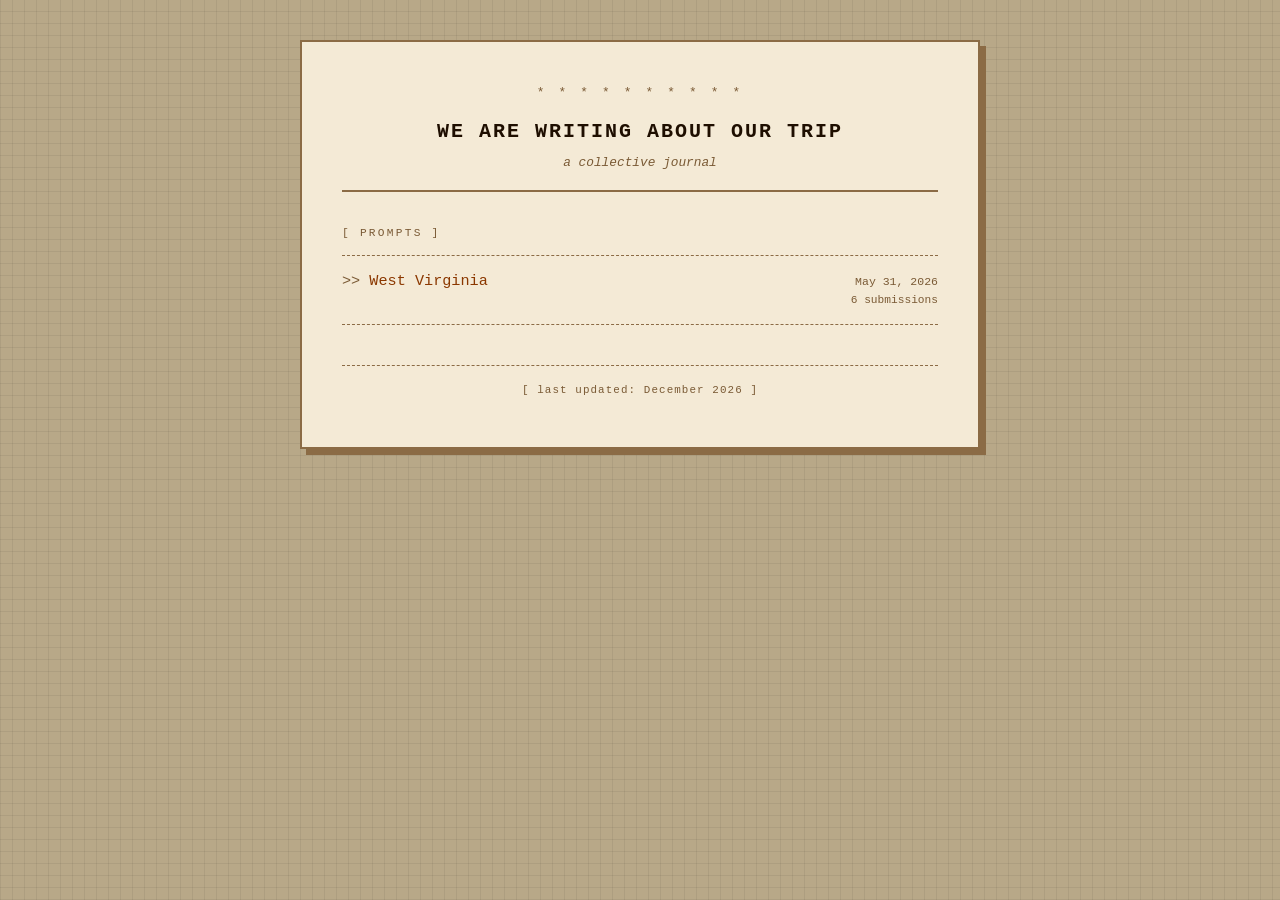
<file: index.html>
<!DOCTYPE html>
<html lang="en">
<head>
  <meta charset="UTF-8" />
  <meta name="viewport" content="width=device-width, initial-scale=1.0" />
  <title>We Are Writing About Our Trip</title>
  <link rel="stylesheet" href="style.css" />
  <script src="data.js"></script>
</head>
<body>
  <div class="page">
    <header class="site-header">
      <div class="site-header-rule">* * * * * * * * * *</div>
      <div class="site-name"><a href="index.html" id="site-name"></a></div>
      <p class="site-tagline" id="site-tagline"></p>
      <hr class="header-divider" />
    </header>

    <main>
      <p class="section-label">[ prompts ]</p>
      <ul class="prompt-list" id="prompt-list"></ul>
    </main>

    <footer class="site-footer" id="site-footer"></footer>
  </div>

  <script>
    function formatDate(iso) {
      const [y, m, d] = iso.split('-').map(Number);
      return new Date(y, m - 1, d).toLocaleDateString('en-US', {
        month: 'long', day: 'numeric', year: 'numeric'
      });
    }

    document.title = SITE.name;
    document.getElementById('site-name').textContent = SITE.name;
    document.getElementById('site-tagline').textContent = SITE.tagline;
    document.getElementById('site-footer').textContent =
      `[ last updated: ${new Date().toLocaleDateString('en-US', { month: 'long', year: 'numeric' })} ]`;

    const list = document.getElementById('prompt-list');
    if (!PROMPTS.length) {
      list.innerHTML = '<li class="empty">// no prompts yet</li>';
    } else {
      list.innerHTML = PROMPTS.map(p => {
        const count = p.submissions.length;
        const label = count === 1 ? '1 submission' : `${count} submissions`;
        return `
          <li class="prompt-item">
            <a class="prompt-link" href="prompt.html#${encodeURIComponent(p.slug)}">
              <span class="prompt-title">${p.title}</span>
              <span class="prompt-right">
                <span class="prompt-meta">${formatDate(p.date)}</span>
                <span class="prompt-count">${label}</span>
              </span>
            </a>
          </li>`;
      }).join('');
    }
  </script>
</body>
</html>
</file>
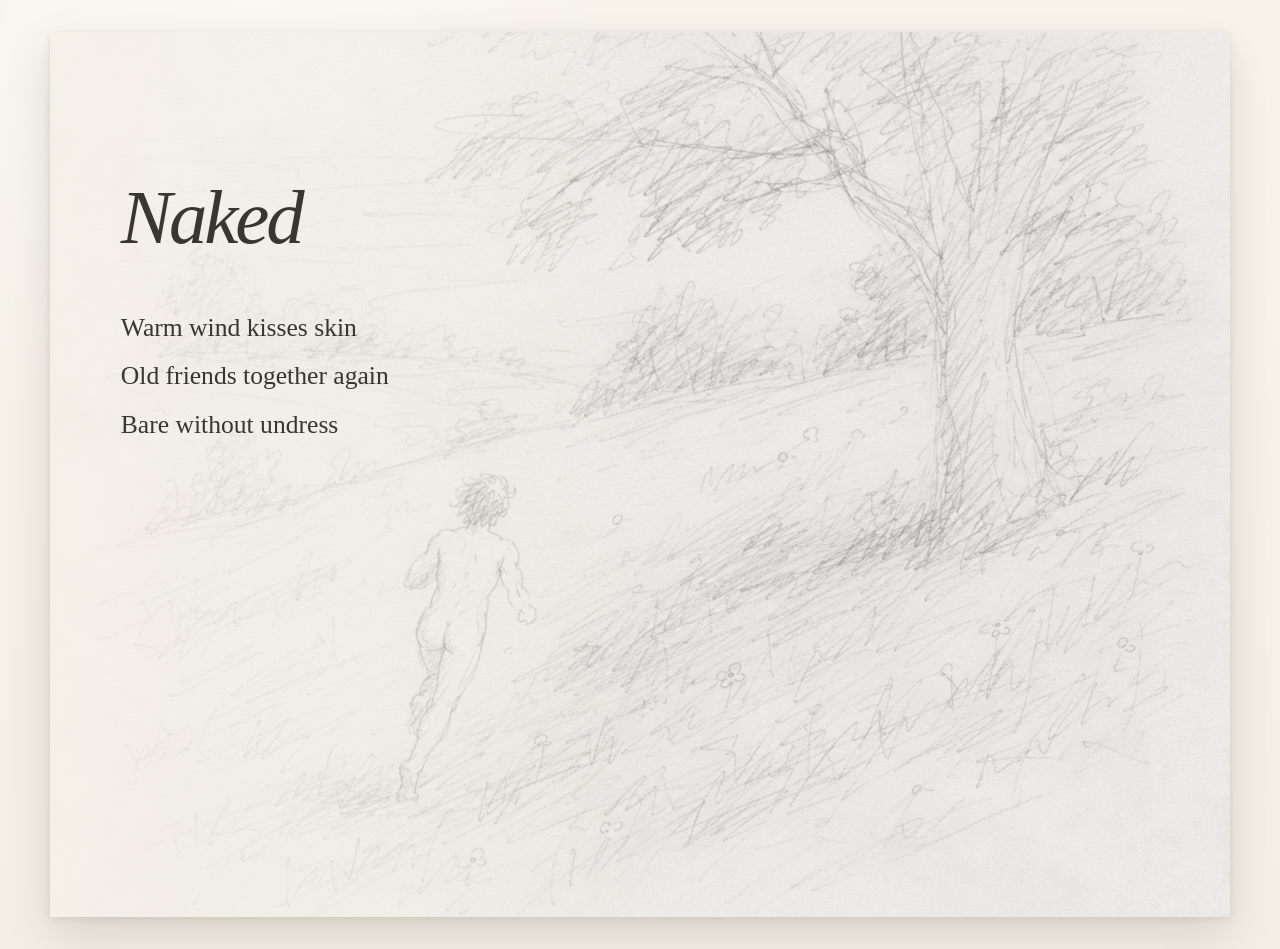
<file: submissions-wv/atharva/index.html>
<!DOCTYPE html>
<html lang="en">
<head>
<meta charset="UTF-8" />
<meta name="viewport" content="width=device-width, initial-scale=1.0" />
<title>Naked</title>

<style>
:root {
    --paper: #f4efe5;
    --ink: rgba(31, 28, 24, 0.88);
}

* { box-sizing: border-box; }

html, body {
    margin: 0;
    min-height: 100%;
    background:
        radial-gradient(circle at 20% 10%, rgba(255,255,255,0.45), transparent 28%),
        linear-gradient(180deg, #f8f4ec 0%, var(--paper) 100%);
}

body {
    display: grid;
    place-items: center;
    padding: 32px;
    font-family: Georgia, "Times New Roman", serif;
}

.page {
    position: relative;
    width: min(1180px, 100%);
    aspect-ratio: 4 / 3;
    overflow: hidden;
    background: #f7f2e8;
    box-shadow: 0 18px 45px rgba(0,0,0,0.12), 0 2px 8px rgba(0,0,0,0.08);
}

.page::before {
    content: "";
    position: absolute;
    inset: 0;
    background:
        radial-gradient(circle at 20% 15%, rgba(255,255,255,0.22), transparent 35%),
        radial-gradient(circle at 80% 70%, rgba(255,255,255,0.12), transparent 30%);
    pointer-events: none;
}

.sketch {
    position: absolute;
    inset: 0;
    width: 100%;
    height: 100%;
    object-fit: cover;
    filter: contrast(0.86) brightness(1.07) saturate(0.15);
    opacity: 0.86;
}

.wash {
    position: absolute;
    inset: 0;
    background:
        linear-gradient(
            90deg,
            rgba(247,242,232,0.72) 0%,
            rgba(247,242,232,0.45) 28%,
            rgba(247,242,232,0.10) 55%,
            rgba(247,242,232,0.00) 100%
        );
}

.poem {
    position: absolute;
    left: 6%;
    top: 16%;
    color: var(--ink);
    max-width: 520px;
}

.title {
    margin-bottom: 42px;
    font-size: clamp(52px, 6vw, 80px);
    font-style: italic;
    font-weight: 400;
    letter-spacing: -0.04em;
}

.lines {
    font-size: clamp(24px, 2vw, 32px);
    line-height: 1.9;
}

.line {
    white-space: nowrap;
}

@media (max-width: 760px) {
    body { padding: 12px; }
    .page { aspect-ratio: 3 / 4; }

    .poem {
        left: 8%;
        top: 10%;
    }

    .line {
        white-space: normal;
    }
}
</style>
</head>

<body>
<div class="page">
    <img class="sketch" src="sketch.png" alt="Pencil sketch" />
    <div class="wash"></div>

    <div class="poem">
        <div class="title">Naked</div>

        <div class="lines">
            <div class="line">Warm wind kisses skin</div>
            <div class="line">Old friends together again</div>
            <div class="line">Bare without undress</div>
        </div>
    </div>
</div>
</body>
</html>
</file>
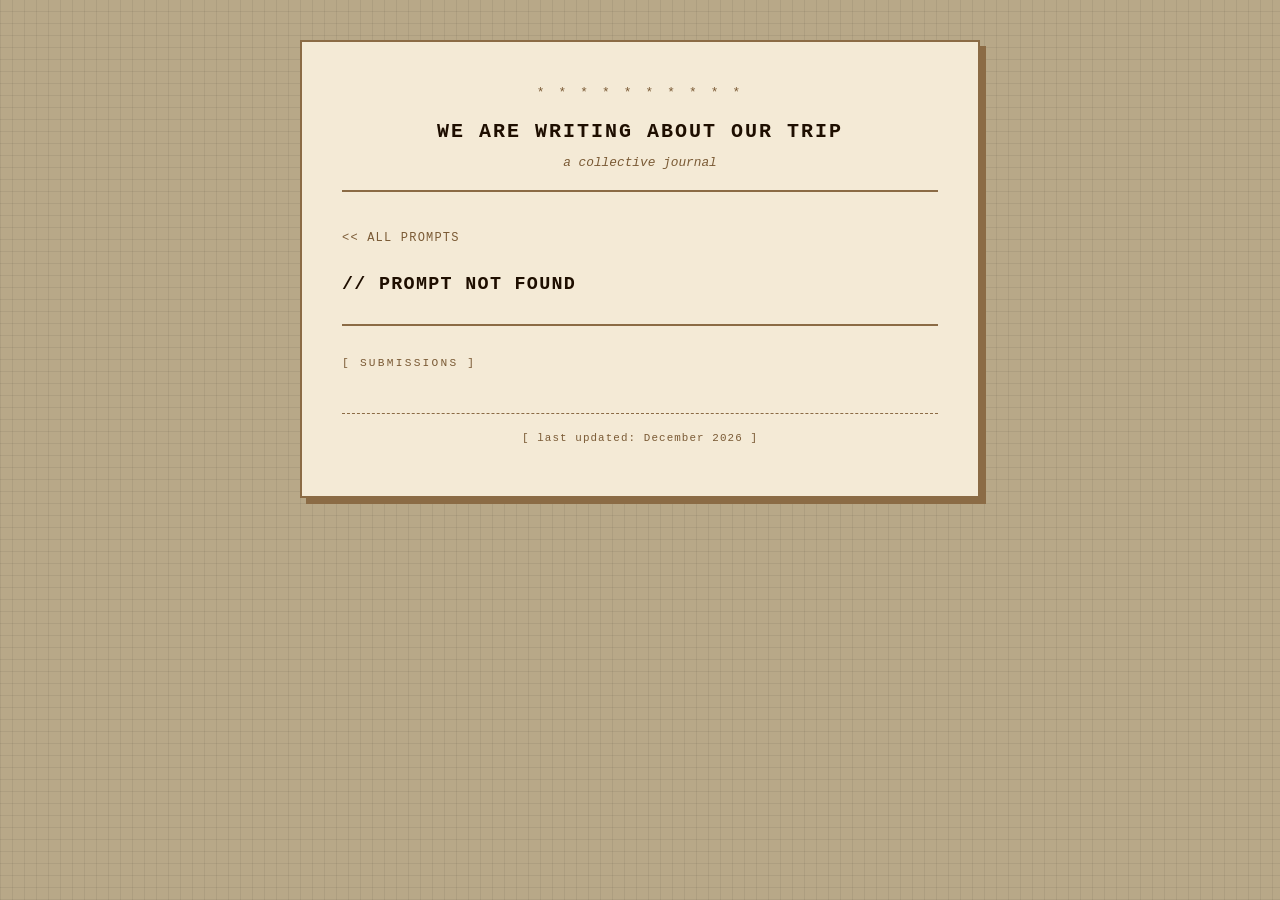
<file: prompt.html>
<!DOCTYPE html>
<html lang="en">
<head>
  <meta charset="UTF-8" />
  <meta name="viewport" content="width=device-width, initial-scale=1.0" />
  <title>We Are Writing About Our Trip</title>
  <link rel="stylesheet" href="style.css" />
  <script src="data.js"></script>
</head>
<body>
  <div class="page">
    <header class="site-header">
      <div class="site-header-rule">* * * * * * * * * *</div>
      <div class="site-name"><a href="index.html" id="site-name"></a></div>
      <p class="site-tagline" id="site-tagline"></p>
      <hr class="header-divider" />
    </header>

    <main>
      <div class="prompt-page-header">
        <a class="back-link" href="index.html">all prompts</a>
        <h1 class="prompt-heading" id="prompt-heading"></h1>
        <p class="prompt-date" id="prompt-date"></p>
      </div>

      <p class="section-label">[ submissions ]</p>
      <ul class="submission-list" id="submission-list"></ul>
    </main>

    <footer class="site-footer" id="site-footer"></footer>
  </div>

  <script>
    function formatDate(iso) {
      const [y, m, d] = iso.split('-').map(Number);
      return new Date(y, m - 1, d).toLocaleDateString('en-US', {
        month: 'long', day: 'numeric', year: 'numeric'
      });
    }

    document.getElementById('site-name').textContent = SITE.name;
    document.getElementById('site-tagline').textContent = SITE.tagline;
    document.getElementById('site-footer').textContent =
      `[ last updated: ${new Date().toLocaleDateString('en-US', { month: 'long', year: 'numeric' })} ]`;

    const slug = decodeURIComponent(location.hash.slice(1));
    const prompt = PROMPTS.find(p => p.slug === slug);

    if (!prompt) {
      document.getElementById('prompt-heading').textContent = '// prompt not found';
    } else {
      document.title = `${prompt.title} — ${SITE.name}`;
      document.getElementById('prompt-heading').textContent = prompt.title;
      document.getElementById('prompt-date').textContent = `launched: ${formatDate(prompt.date)}`;

      const list = document.getElementById('submission-list');
      if (!prompt.submissions.length) {
        list.innerHTML = '<li class="empty">// no submissions yet</li>';
      } else {
        list.innerHTML = prompt.submissions.map(s => `
          <li class="submission-item">
            <a class="submission-link" href="${s.file}">
              <span class="submission-title">${s.title}</span>
              <span class="submission-author">— ${s.author}</span>
            </a>
          </li>`).join('');
      }
    }
  </script>
</body>
</html>
</file>
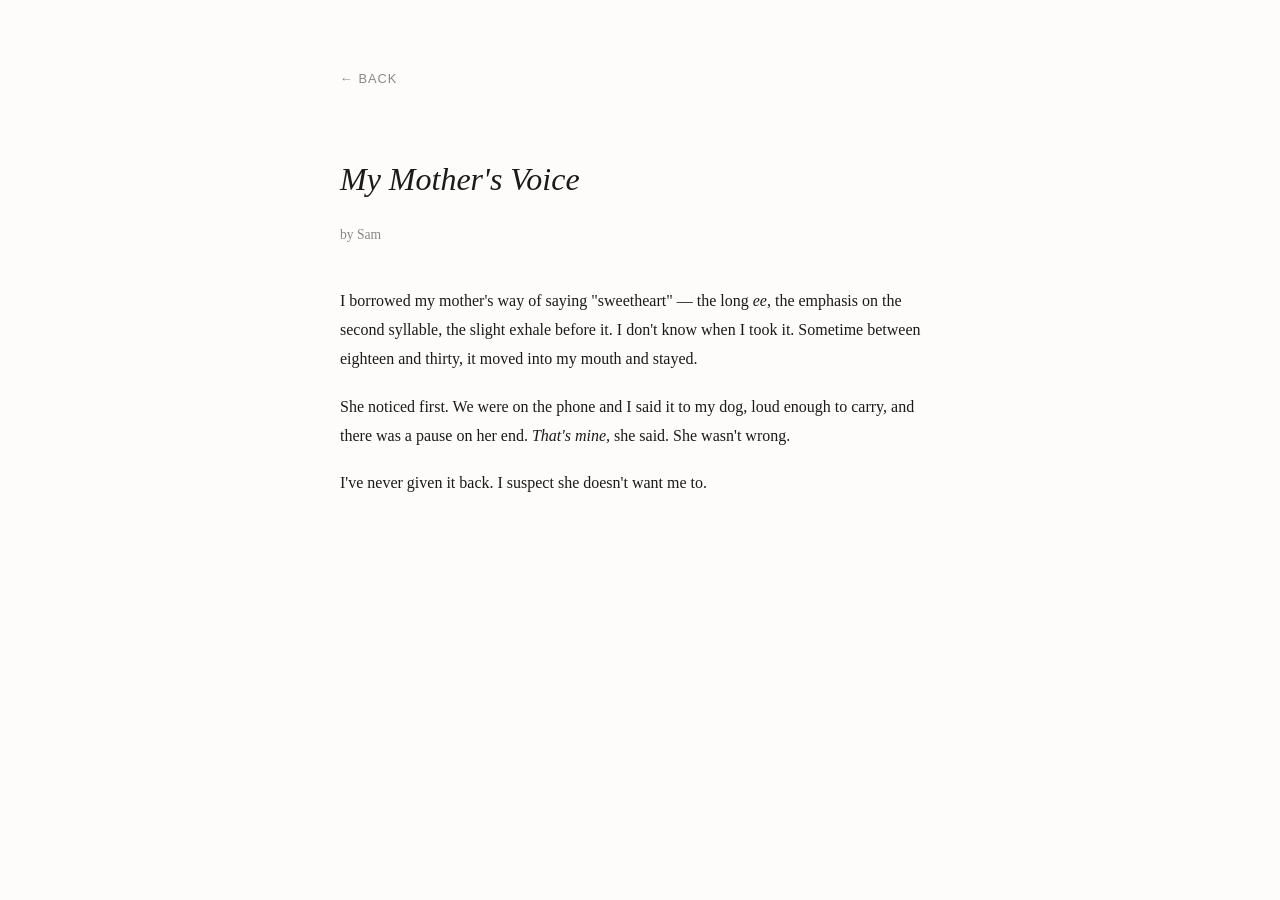
<file: prompts/borrowed-thing/sam.html>
<!DOCTYPE html>
<html lang="en">
<head>
  <meta charset="UTF-8" />
  <meta name="viewport" content="width=device-width, initial-scale=1.0" />
  <title>My Mother's Voice — Sam</title>
  <style>
    body {
      font-family: Georgia, serif;
      max-width: 600px;
      margin: 4rem auto;
      padding: 0 2rem;
      line-height: 1.8;
      color: #1c1a17;
      background: #fdfcfa;
    }
    h1 { font-weight: 400; font-style: italic; margin-bottom: 0.3rem; }
    .byline { color: #888; font-size: 0.85rem; margin-bottom: 2.5rem; }
    p { margin-bottom: 1.2em; }
    .back { display: inline-block; margin-bottom: 2.5rem; font-size: 0.8rem;
      letter-spacing: 0.08em; text-transform: uppercase; color: #888;
      text-decoration: none; font-family: sans-serif; }
    .back:hover { color: #333; }
  </style>
</head>
<body>
  <a class="back" href="../../prompt.html?slug=borrowed-thing">← Back</a>
  <h1>My Mother's Voice</h1>
  <p class="byline">by Sam</p>

  <p>I borrowed my mother's way of saying "sweetheart" — the long <em>ee</em>, the emphasis on the second syllable, the slight exhale before it. I don't know when I took it. Sometime between eighteen and thirty, it moved into my mouth and stayed.</p>

  <p>She noticed first. We were on the phone and I said it to my dog, loud enough to carry, and there was a pause on her end. <em>That's mine,</em> she said. She wasn't wrong.</p>

  <p>I've never given it back. I suspect she doesn't want me to.</p>
</body>
</html>
</file>
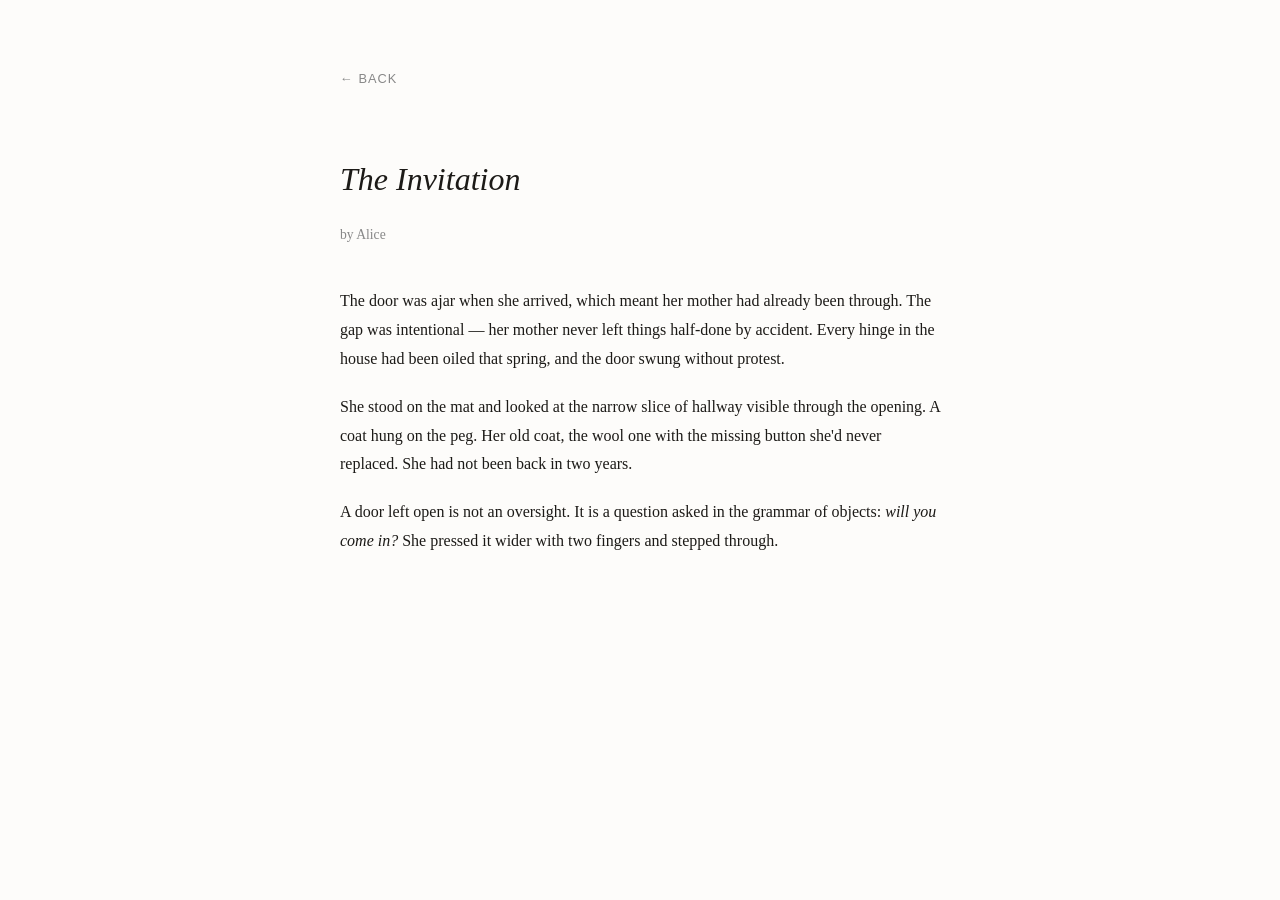
<file: prompts/open-door/alice.html>
<!DOCTYPE html>
<html lang="en">
<head>
  <meta charset="UTF-8" />
  <meta name="viewport" content="width=device-width, initial-scale=1.0" />
  <title>The Invitation — Alice</title>
  <style>
    body {
      font-family: Georgia, serif;
      max-width: 600px;
      margin: 4rem auto;
      padding: 0 2rem;
      line-height: 1.8;
      color: #1c1a17;
      background: #fdfcfa;
    }
    h1 { font-weight: 400; font-style: italic; margin-bottom: 0.3rem; }
    .byline { color: #888; font-size: 0.85rem; margin-bottom: 2.5rem; }
    p { margin-bottom: 1.2em; }
    .back { display: inline-block; margin-bottom: 2.5rem; font-size: 0.8rem;
      letter-spacing: 0.08em; text-transform: uppercase; color: #888;
      text-decoration: none; font-family: sans-serif; }
    .back:hover { color: #333; }
  </style>
</head>
<body>
  <a class="back" href="../../prompt.html?slug=open-door">← Back</a>
  <h1>The Invitation</h1>
  <p class="byline">by Alice</p>

  <p>The door was ajar when she arrived, which meant her mother had already been through. The gap was intentional — her mother never left things half-done by accident. Every hinge in the house had been oiled that spring, and the door swung without protest.</p>

  <p>She stood on the mat and looked at the narrow slice of hallway visible through the opening. A coat hung on the peg. Her old coat, the wool one with the missing button she'd never replaced. She had not been back in two years.</p>

  <p>A door left open is not an oversight. It is a question asked in the grammar of objects: <em>will you come in?</em> She pressed it wider with two fingers and stepped through.</p>
</body>
</html>
</file>
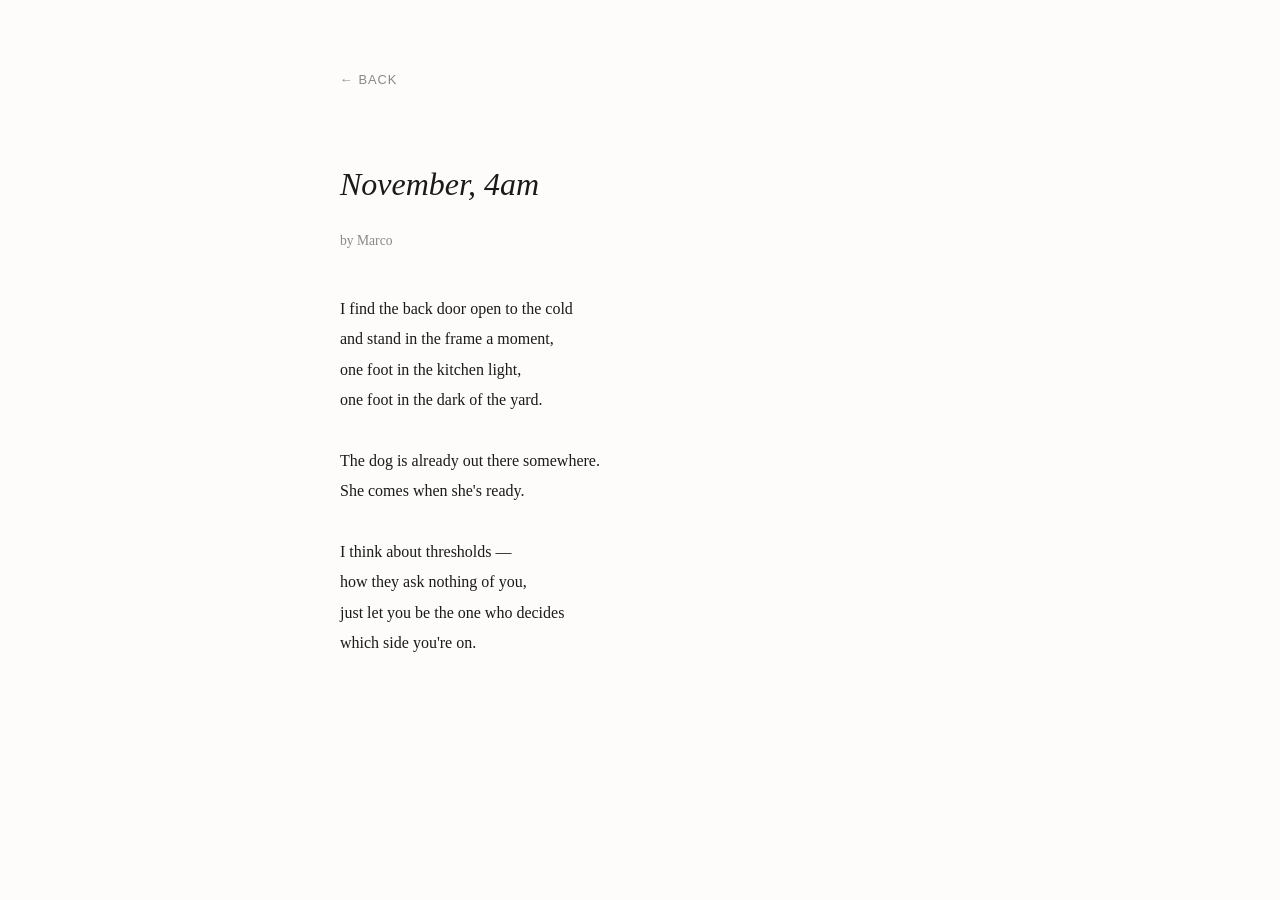
<file: prompts/open-door/marco.html>
<!DOCTYPE html>
<html lang="en">
<head>
  <meta charset="UTF-8" />
  <meta name="viewport" content="width=device-width, initial-scale=1.0" />
  <title>November, 4am — Marco</title>
  <style>
    body {
      font-family: Georgia, serif;
      max-width: 600px;
      margin: 4rem auto;
      padding: 0 2rem;
      line-height: 1.9;
      color: #1c1a17;
      background: #fdfcfa;
    }
    h1 { font-weight: 400; font-style: italic; margin-bottom: 0.3rem; }
    .byline { color: #888; font-size: 0.85rem; margin-bottom: 2.5rem; }
    .poem { white-space: pre-line; }
    .back { display: inline-block; margin-bottom: 2.5rem; font-size: 0.8rem;
      letter-spacing: 0.08em; text-transform: uppercase; color: #888;
      text-decoration: none; font-family: sans-serif; }
    .back:hover { color: #333; }
  </style>
</head>
<body>
  <a class="back" href="../../prompt.html?slug=open-door">← Back</a>
  <h1>November, 4am</h1>
  <p class="byline">by Marco</p>

  <div class="poem">I find the back door open to the cold
and stand in the frame a moment,
one foot in the kitchen light,
one foot in the dark of the yard.

The dog is already out there somewhere.
She comes when she's ready.

I think about thresholds —
how they ask nothing of you,
just let you be the one who decides
which side you're on.</div>
</body>
</html>
</file>
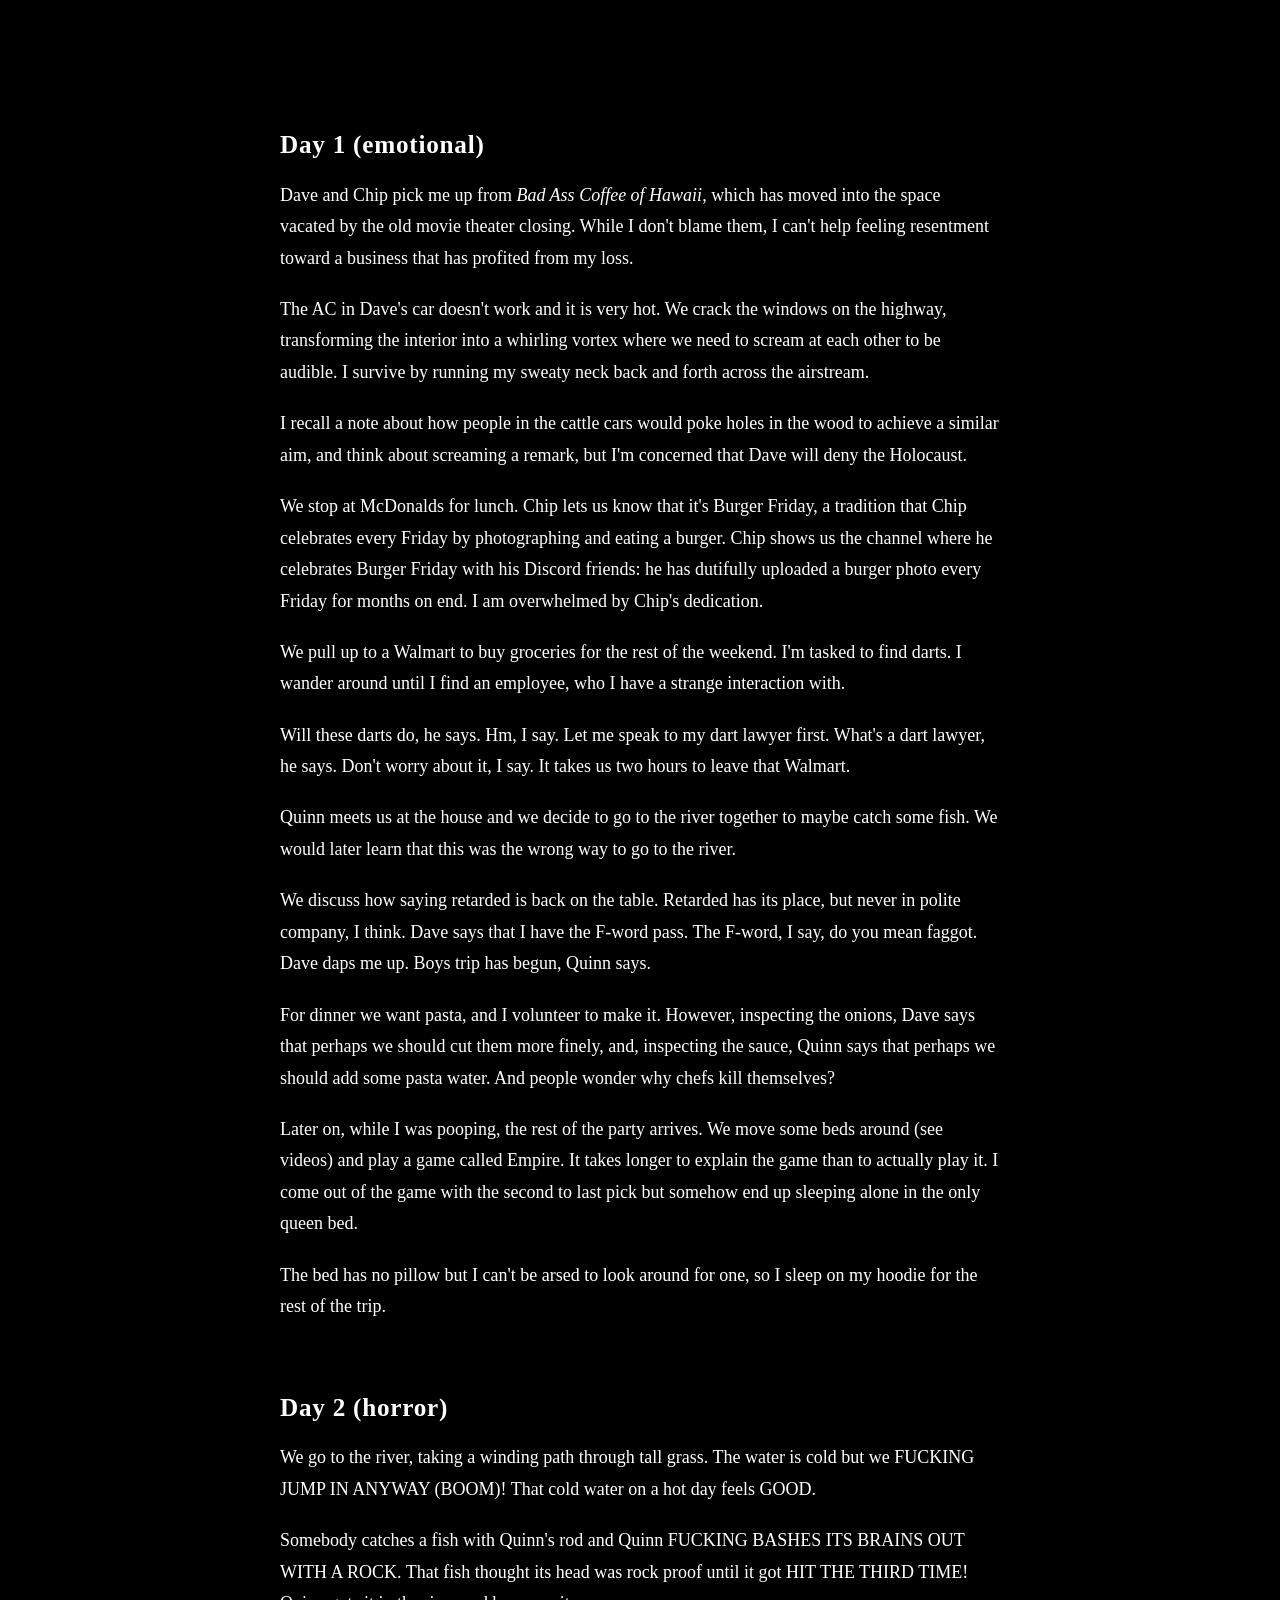
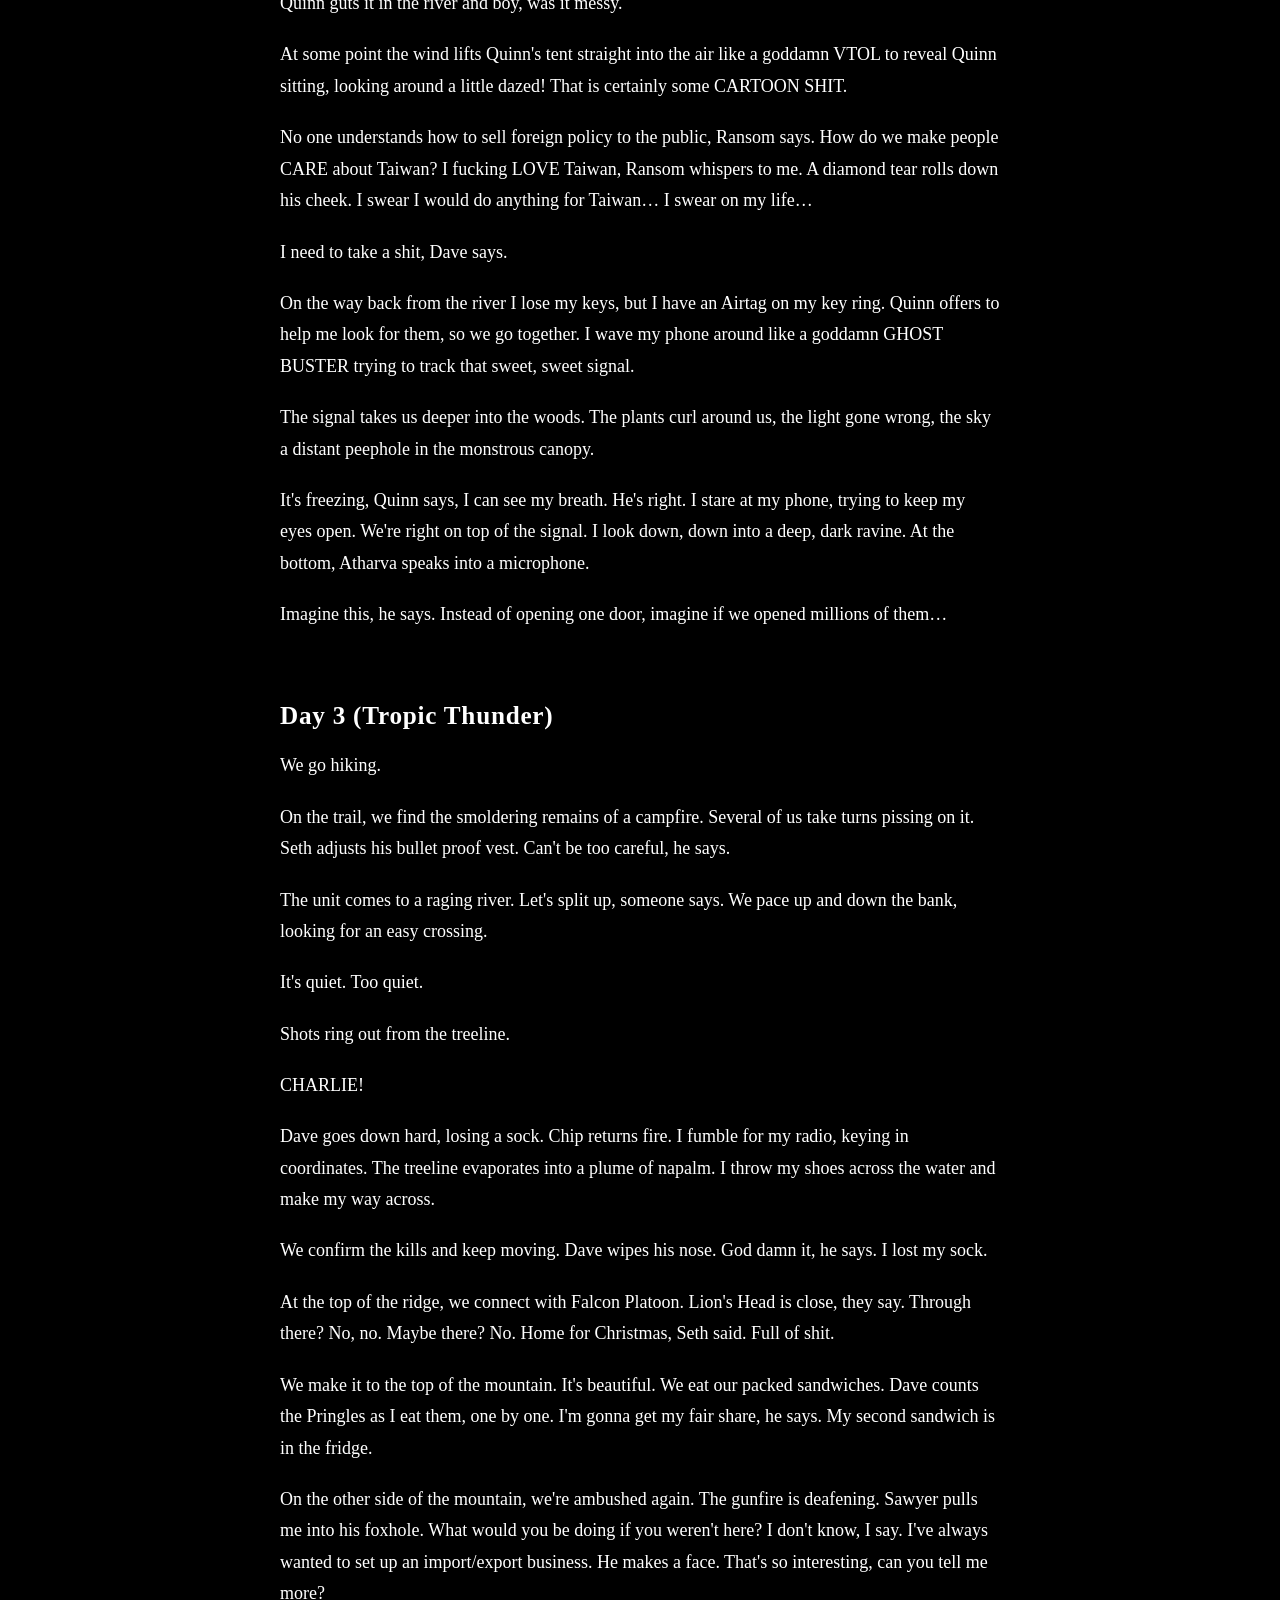
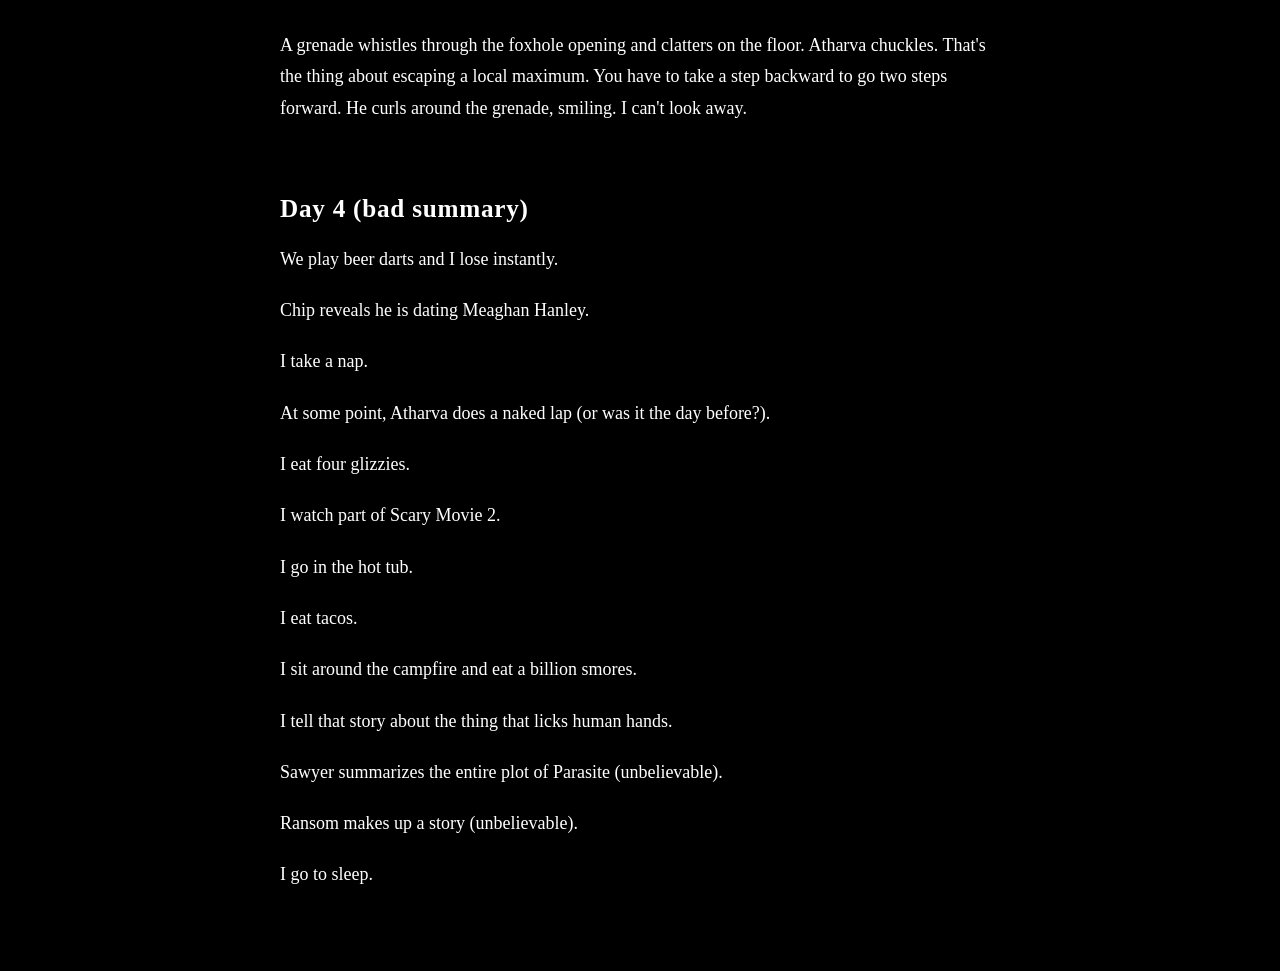
<file: submissions-wv/david-r/DAVID_TRIP_REPORT_2026.html>
<!DOCTYPE html>
<html lang="en">
<head>
  <meta charset="UTF-8">
  <meta name="viewport" content="width=device-width, initial-scale=1.0">
  <title>Trip Journal</title>
  <style>
    body {
      background-color: #000;
      color: #fff;
      font-family: 'Times New Roman', Times, serif;
      max-width: 720px;
      margin: 0 auto;
      padding: 60px 40px;
      line-height: 1.75;
      font-size: 18px;
    }

    h1 {
      font-size: 2em;
      margin-bottom: 0.25em;
      letter-spacing: 0.02em;
    }

    h2 {
      font-size: 1.4em;
      margin-top: 2.5em;
      margin-bottom: 0.5em;
      letter-spacing: 0.03em;
    }

    p {
      margin: 0 0 1.1em 0;
    }
  </style>
</head>
<body>

  <h2>Day 1 (emotional)</h2>

  <p>Dave and Chip pick me up from <em>Bad Ass Coffee of Hawaii</em>, which has moved into the space vacated by the old movie theater closing. While I don't blame them, I can't help feeling resentment toward a business that has profited from my loss.</p>

  <p>The AC in Dave's car doesn't work and it is very hot. We crack the windows on the highway, transforming the interior into a whirling vortex where we need to scream at each other to be audible. I survive by running my sweaty neck back and forth across the airstream.</p>

  <p>I recall a note about how people in the cattle cars would poke holes in the wood to achieve a similar aim, and think about screaming a remark, but I'm concerned that Dave will deny the Holocaust.</p>

  <p>We stop at McDonalds for lunch. Chip lets us know that it's Burger Friday, a tradition that Chip celebrates every Friday by photographing and eating a burger. Chip shows us the channel where he celebrates Burger Friday with his Discord friends: he has dutifully uploaded a burger photo every Friday for months on end. I am overwhelmed by Chip's dedication.</p>

  <p>We pull up to a Walmart to buy groceries for the rest of the weekend. I'm tasked to find darts. I wander around until I find an employee, who I have a strange interaction with.</p>

  <p>Will these darts do, he says. Hm, I say. Let me speak to my dart lawyer first. What's a dart lawyer, he says. Don't worry about it, I say. It takes us two hours to leave that Walmart.</p>

  <p>Quinn meets us at the house and we decide to go to the river together to maybe catch some fish. We would later learn that this was the wrong way to go to the river.</p>

  <p>We discuss how saying retarded is back on the table. Retarded has its place, but never in polite company, I think. Dave says that I have the F-word pass. The F-word, I say, do you mean faggot. Dave daps me up. Boys trip has begun, Quinn says.</p>

  <p>For dinner we want pasta, and I volunteer to make it. However, inspecting the onions, Dave says that perhaps we should cut them more finely, and, inspecting the sauce, Quinn says that perhaps we should add some pasta water. And people wonder why chefs kill themselves?</p>

  <p>Later on, while I was pooping, the rest of the party arrives. We move some beds around (see videos) and play a game called Empire. It takes longer to explain the game than to actually play it. I come out of the game with the second to last pick but somehow end up sleeping alone in the only queen bed.</p>

  <p>The bed has no pillow but I can't be arsed to look around for one, so I sleep on my hoodie for the rest of the trip.</p>

  <h2>Day 2 (horror)</h2>

  <p>We go to the river, taking a winding path through tall grass. The water is cold but we FUCKING JUMP IN ANYWAY (BOOM)! That cold water on a hot day feels GOOD.</p>

  <p>Somebody catches a fish with Quinn's rod and Quinn FUCKING BASHES ITS BRAINS OUT WITH A ROCK. That fish thought its head was rock proof until it got HIT THE THIRD TIME! Quinn guts it in the river and boy, was it messy.</p>

  <p>At some point the wind lifts Quinn's tent straight into the air like a goddamn VTOL to reveal Quinn sitting, looking around a little dazed! That is certainly some CARTOON SHIT.</p>

  <p>No one understands how to sell foreign policy to the public, Ransom says. How do we make people CARE about Taiwan? I fucking LOVE Taiwan, Ransom whispers to me. A diamond tear rolls down his cheek. I swear I would do anything for Taiwan… I swear on my life…</p>

  <p>I need to take a shit, Dave says.</p>

  <p>On the way back from the river I lose my keys, but I have an Airtag on my key ring. Quinn offers to help me look for them, so we go together. I wave my phone around like a goddamn GHOST BUSTER trying to track that sweet, sweet signal.</p>

  <p>The signal takes us deeper into the woods. The plants curl around us, the light gone wrong, the sky a distant peephole in the monstrous canopy.</p>

  <p>It's freezing, Quinn says, I can see my breath. He's right. I stare at my phone, trying to keep my eyes open. We're right on top of the signal. I look down, down into a deep, dark ravine. At the bottom, Atharva speaks into a microphone.</p>

  <p>Imagine this, he says. Instead of opening one door, imagine if we opened millions of them…</p>

  <h2>Day 3 (Tropic Thunder)</h2>

  <p>We go hiking.</p>

  <p>On the trail, we find the smoldering remains of a campfire. Several of us take turns pissing on it. Seth adjusts his bullet proof vest. Can't be too careful, he says.</p>

  <p>The unit comes to a raging river. Let's split up, someone says. We pace up and down the bank, looking for an easy crossing.</p>

  <p>It's quiet. Too quiet.</p>

  <p>Shots ring out from the treeline.</p>

  <p>CHARLIE!</p>

  <p>Dave goes down hard, losing a sock. Chip returns fire. I fumble for my radio, keying in coordinates. The treeline evaporates into a plume of napalm. I throw my shoes across the water and make my way across.</p>

  <p>We confirm the kills and keep moving. Dave wipes his nose. God damn it, he says. I lost my sock.</p>

  <p>At the top of the ridge, we connect with Falcon Platoon. Lion's Head is close, they say. Through there? No, no. Maybe there? No. Home for Christmas, Seth said. Full of shit.</p>

  <p>We make it to the top of the mountain. It's beautiful. We eat our packed sandwiches. Dave counts the Pringles as I eat them, one by one. I'm gonna get my fair share, he says. My second sandwich is in the fridge.</p>

  <p>On the other side of the mountain, we're ambushed again. The gunfire is deafening. Sawyer pulls me into his foxhole. What would you be doing if you weren't here? I don't know, I say. I've always wanted to set up an import/export business. He makes a face. That's so interesting, can you tell me more?</p>

  <p>A grenade whistles through the foxhole opening and clatters on the floor. Atharva chuckles. That's the thing about escaping a local maximum. You have to take a step backward to go two steps forward. He curls around the grenade, smiling. I can't look away.</p>

  <h2>Day 4 (bad summary)</h2>

  <p>We play beer darts and I lose instantly.</p>

  <p>Chip reveals he is dating Meaghan Hanley.</p>

  <p>I take a nap.</p>

  <p>At some point, Atharva does a naked lap (or was it the day before?).</p>

  <p>I eat four glizzies.</p>

  <p>I watch part of Scary Movie 2.</p>

  <p>I go in the hot tub.</p>

  <p>I eat tacos.</p>

  <p>I sit around the campfire and eat a billion smores.</p>

  <p>I tell that story about the thing that licks human hands.</p>

  <p>Sawyer summarizes the entire plot of Parasite (unbelievable).</p>

  <p>Ransom makes up a story (unbelievable).</p>

  <p>I go to sleep.</p>

</body>
</html>
</file>
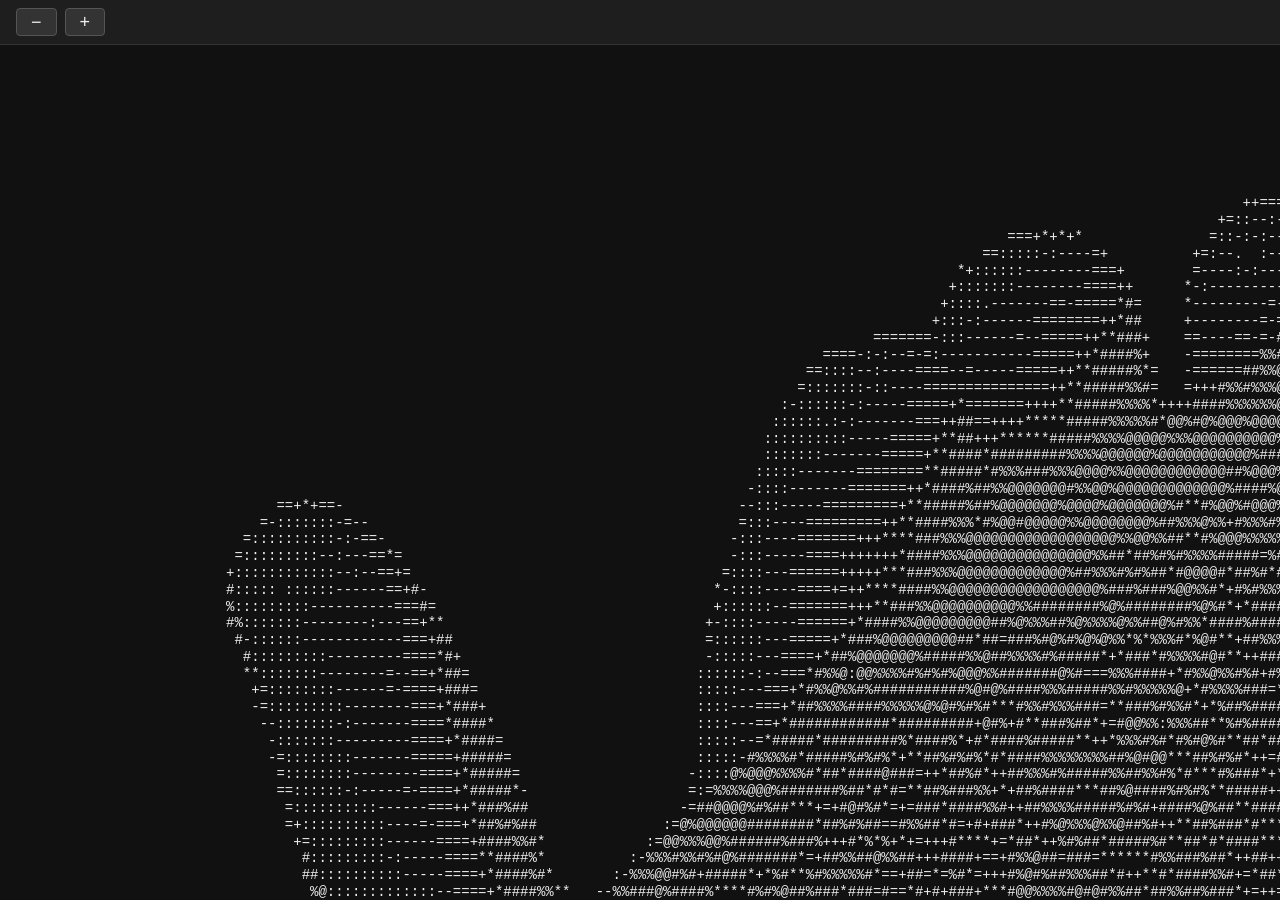
<file: submissions-wv/quinn/ascii_art.html>
<!DOCTYPE html>
<html lang="en">
<head>
<meta charset="UTF-8">
<meta name="viewport" content="width=device-width, initial-scale=1.0">
<title>ASCII Art Viewer</title>
<style>
  * { box-sizing: border-box; margin: 0; padding: 0; }
  body { background: #111; color: #eee; font-family: sans-serif; display: flex; flex-direction: column; height: 100vh; overflow: hidden; }
  #toolbar { display: flex; align-items: center; gap: 8px; padding: 8px 16px; background: #1e1e1e; border-bottom: 1px solid #333; flex-shrink: 0; }
  #toolbar button { background: #333; color: #eee; border: 1px solid #555; border-radius: 4px; padding: 4px 14px; font-size: 18px; cursor: pointer; line-height: 1; }
  #toolbar button:hover { background: #555; }
  #canvas { flex: 1; overflow: auto; padding: 16px; }
  pre {
    font-family: 'Courier New', Courier, monospace;
    font-size: 14px;
    line-height: 1.2;
    white-space: pre;
    display: inline-block;
    transform-origin: top left;
    transition: transform 0.1s ease;
    color: #eee;
  }
</style>
</head>
<body>
<div id="toolbar">
  <button id="btn-out" title="Zoom out">&#8722;</button>
  <button id="btn-in" title="Zoom in">&#43;</button>
</div>
<div id="canvas">
  <pre id="art">                                                                                                                                                                                       
                                                                                                                                                                                                                               
                                                                                                                                                                                                                               
                                                                                                                                                                                                                               
                                                                                                                                                                      ++::::----===                                            
                                                                                                                                                                    *=:::::--==--==*                                           
                                                                                                                                                                  +*:::::::-=:---===+                                          
                                                                                                                                                                 +=-:::::-=::-:--===**                                         
                                                                                                                                                  ++===--=+     ==::::::-=::-:::--==+*#                                        
                                                                                                                                               +=::--:------== ++-::::::--::::::--==+*#                                        
                                                                                                                      ===+*+*+*               =::-:-:---:---===+-:-::::::-::::::-===+*#                                        
                                                                                                                   ==:::::-:----=+          +=:--.  :-------===---:::::::--:::::--==+*#+*++===--                               
                                                                                                                *+::::::--------===+        =----:-:------=====--::::::::::-:::::-==+*#####%%#%%%%#####*                       
                                                                                                               +:::::::--------====++      *-:------------===#--::::::::::::-:::::-==+#%@@%%@@@@@@%%%%####+                    
                                                                                                              +::::.-------==-=====*#=     *---------=----+###-:-::::::::::::----:--=++%@@@@@%@@@@%@%@%%%@#**                  
                                                                                                             +:::-:------========++*##     +--------=-=-=%@#%---:::::::::::::::::-====+#@@@@@@@##%%@%@%%##%%#*#*               
                                                                                                      =======-:::------=--=====++**###+    ==----==-=-###@%@@---:::::::::::::::::---==+*@@@@%%%%##%@@%####%%#####*             
                                                                                                ====-:-:--=-=:-----------=====++*####%+    -========%%#%@@@%=-::::::.:::::::::::::--===+%%@@@%####%%%%@%##%@%%#####**          
                                                                                              ==::::--:----====--=-----=====++**#####%*=   -======##%%@%@@%@--:-:::::::::::::::::::--==+*@@@@%@@@@@%@%%%%%%#%#%%#####*         
                                                                                             =:::::::-::----===============++**#####%%#=   =+++#%%#%%%@@@@@#-:::::::::::::::::::::::--==+#@@@@@@@@@@%##%%%%%%%%########+       
                                                                                           :-::::::-:-----=====+*=======++++**#####%%%%*++++####%%%%%%@@@@@=--::::::::::::::::::::::---==*%@@@@@@@@@@%#%####%%%%%########      
                                                                                          ::::::.:-:-------===++##==++++*****#####%%%%%#*@@%#@%@@@%@@@@@@%#=-::::::::: .::::::::::::::---=+@@@@@@%@@@%%%%%#*#%%%##%#####%#=    
                                                                                         ::::::::::-----=====+**##+++******#####%%%%@@@@@%%%@@@@@@@@@@%*###=--:::::::::.:::::::::::::::--===%@@@@@@@@%%%%%##*##############    
                                                                                         :::::::-------=====+**####*#########%%%%@@@@@@%@@@@@@@@@@@%####-+*=-::::-:::::::::.::::::::::::--===#@@@@@@@%%####**#%%###########    
                                                                                        :::::-------========**#####*#%%%###%%%@@@@%%@@@@@@@@@@@@##%@@@%###%=-::::::::::::::::::::::::::::--===*@@@@@@%##**++*##%%#%#**#####    
                                                                                       -::::-------=======++*####%##%%@@@@@@@#%%@@%@@@@@@@@@@@@@%####%@@%@@=--:::::::.::::.:::::::::::::--====+*@@@@%##++***###############    
                               ==+*+==-                                               --:::-----=========+**#####%##%@@@@@@@%@@@@%@@@@@@@%#**#%@@%#@@@%@%%@=--::::::::::::.::::::::::::::::----=*%@%%#*+++*################    
                             =-:::::::-=--                                            =:::----=========++**####%%%*#%@@#@@@@@%%@@@@@@@@%##%%%@%%+#%%%#%%%%#=-::::::::::::::::::::::::::::-:---=-==#%%%#####################    
                           =::::::::::-:-==-                                         -:::----=======+++****###%%%@@@@@@@@@@@@@@@@@@%%@@%%##**#%@@@%%%%%%%%*#=-::::::::::: :::.:::::::::::::::--===+#@@%%###################    
                          =:::::::::--:---==*=                                       -:::-----====+++++++*####%%%@@@@@@@@@@@@@@@%%##*##%#%#%%%%#####=%#*++*#=-:::::::::::.::::::.::::::::::::-----=*%@@%##%#######***######    
                         +::::::::::::--:--==+=                                     =::::---======+++++***###%%%@@@@@@@@@@@@@%##%%%#%#%##*#@@@@#*##%#*###**#+=--::::::::::.:::::.:::::::::::------==+#%%#####*##*#*+**#####    
                         #::::: ::::::------==+#-                                  *-::::----====+=++****####%%@@@@@@@@@@@@@@@@@@%###%###%@@%%#*+#%#%%%#@#%#%=-:-::::::::::.:::.:..::::::::::::--===+*+%###***##****#######    
                         %:::::::::----------===#=                                 +::::::--=======+++**###%%@@@@@@@@@@%%########%@%########%@%#*+*######%%%#*=-:-:::::::::::.:..:.:.:..:::::::::---=*#%%##+++***+**#*#####    
                         #%:::::::--------:---==+**                               +-::::-----======+*####%%@@@@@@@@@##%@%%%##%@%%%%@%%##@%#%%*####%#######%@@#+=--::::::::::.::.......:.::::::::::--===###++++**+-:=+######    
                          #-::::::------------===+##                              =::::::---=====+*###%@@@@@@@@@##*##=###%#@%#%@%@%%*%*%%%#*%@#**+##%%%###%@%%%=-:::::::::::.:............:::::::::---==*#***+*+::::::+**##    
                           #:::::::::---------====*#+                             -:::::---====+*##%@@@@@@@%#####%%@##%%%%#%#####*+*###*#%%%%#@#**++#####%%%@%%*=::::::::::.::::::......:.:::::::::::--==*###**+:..::==*###    
                           **:::::::--------=--==+*##=                           ::::::-:--===*#%%@:@@%%%%#%#%#%@@@%%#######@%#===%%%####+*#%%@%%#%#+#%@%%%%####=-::::::::::::.......:....::::::::::::--==*#*+==::::===###*    
                            +=::::::::------=-====+###=                          :::::---===+*#%%@%%#%###########%@#@%####%%%#####%%#%%%%%@+*#%%%%###=*##%@%%%##=-::::::::::::::::::......:.::::::::::---==**+==::=-==*###+    
                            -=:::::::::--------===+*###+                         ::::---===+*##%%%%####%%%%%@%@#%#%#***#%%#%%%###=**###%#%%#*+*%##%####*####%%@%#=-:::::::::::::::.:.........:::::::::::--=+***:----==+#=.:    
                             --:::::::-:-------====*####*                        ::::---==+*############*#########+@#%+#**###%##*+=#@@%%:%%%##**%#%####%#=**##%%#+--:::::::::::.:.:::::..:...:::::::::::---==*#++====+**:.:    
                              -:::::::---------====+*####=                       :::::--=*#####*#########%*####%*+#*####%#####**++*%%%#%#*#%#@%#**##*#######*##@%@=-:::::::::::::::..:.::...::..:::::::::---==#%##***###=++    
                              -=::::::::-------=====+#####=                      :::::-#%%%%#*#####%#%#%*+**##%#%#%*#*####%%%%%%%%##%@#@@***##%#%#*++=######%###%%=--:::::::::::::::::::.::.:.:.:::::::::::-===*########+==    
                               =::::::::--------====+*#####=                    -::::@%@@@%%%%#*##*####@###=++*##%#*++##%%%#%#####%%##%%#%*#***#%###*+*##*+*#####%%=--::::::::::::::::.:...:.:::::::::::::::-==+#####*+++=+    
                               ==::::::-:-----=-====+*#####*-                   =:=%%%%@@@%#######%##*#*#=**##%###%%+*+##%####***##%@####%#%#%**#####++#####+*#####=--::::::::::::::::.:::::::::::::::::::::---=+#%###+*#*+    
                                =::::::::::------===++*###%##                  -=##@@@@%#%##***+=+#@#%#*=+=###*####%%#++##%%%%#####%#%#+####%@%##**####*#####*###=+*=--:::::::::::::::::::::.::::::::::::::::--==*%%####***    
                                =+::::::::::----=-===+*##%#%##               :=@%@@@@@@########*##%#%##==#%%##*#=+#+###*++#%@%%%@%%@##%#++**##%###*#***+=++*##***==*---::::::::::::::::::.::::::::::::::::::::--==#%%%#####    
                                 +=:::::::::------====+####%%#*            :=@@%%%@@%######%###%+++#*%*%+*+=+++#****+=*##*++%#%##*#####%#**##*#*####****============*--::::::::::::::::::::::.:::::::::::::::::--==+%@@@%%%    
                                  #:::::::::-:-----====**####%*          :-%%%#%%#%#@%#######*=+##%%##@%%##+++####+==+#%%@##=###=******#%%###%##*++##++*+==+##==+=+*#--:::::::::::::::::::::::::::::::::::::::::--==*@@@%%%    
                                  ##::::::::::-----====+*####%#*       :-%%%@@#%#+#####*+*%#**%#%%%%%#*==+##=*=%#*=+++#%@#%##%%%##*#++**#*####%%#+=*##*+==-=**##*####=-:::::::::::::::::::::::::::::::::::::::::--===*%@@%#    
                                   %@:::::::::::::--====+*####%%**   --%%###@%####%****#%#%@##%###*###=#==*#+#+###+***#@@%%%%#@#@#%%##*##%%##%###*+=++=*=---=*#*#####@-::::::::::::::::::::::::::::::::::::::::::--===*%%#+    
                                    @@-:::::::::::---====*+**####**+=@%%%%@@%#%##%##*+***##%###%%%%#*###+#+*##=#*+**%##@@%#%###%%%%%@#%%#%#%%##%#*=======-:-==###**###=-:::::::::::::::::::::::::::::::::::::::::::-===#+-=    
                                      *=:::::::::-:---====+*++**###%%%%##+@@*#*+*#*+#**%*%=#++==#++######+#+***+++*#%@@%@%%#%####*=##%%%%###%#####=--=======+++###*==+:=--:::::::::::::::::::.:.::::::::::::::::::::-===+-=    
                                       --:::::::::-:--=====+==+**%%%##*#%@@@*#=*#*%@%%%#%%%%%#+#===+==#+*%#++#+###%%@@%@#####%%#**+*##%######*%#+###===-=++=+++**++======-:::::::::::::::::::..:::::::::::::::::::::--===*-    
                                        :-::::::::--------=====*%%##*###%#@##*+#*#*####+###*######*===+#@#*++**#%%%%%%@%%%%##%%%%######%%%#+==++=*###*=-===*#=+##+*===*#=--:::::::::::::::::::::::::::::::::::::::::::--=+#    
                                         ::::::::::::::----===###*##*####@@#*:+=+#######==++##*##**%*#-%%%#**+*##%%#@%%%%#%#**#%%%%@@##%###+==-===+=#*##+===#++*#**+=**##-::::::::::::::::::::::::::::::::::::::::::::-:-=+    
                                         :::::::::::::::---=######%###**#*###**###*++##%#=#*#%###%++=+##@%%%#%@%@%#%%###%##%*###%%%%%%#%%###==-=+==+#+*+#*+*##**#*++*#*##--::::::::::::::::::::.:::.::::::::::::::::::---==    
                                          :::::::::::::::--######%####+*#%#**#######+=+#%#***##+==+==*%#%%@#%@@%%%#####****##+*####%@%%%%###+-+#*++*#####*####*+++==#####----:-:::::::::::::::::::::::::::::::::::::::::-==    
                                          --:::::::::::::+##%#######*+#%##*#=+#*%*####*+*+***-:==+#%@%#@%######%##%###*##**##%##*+##########+=+##*+##*+##*+**#+====*#%%%#=--:-=---:::::::::::::::::::.::::::::::::::::::---    
                                           +::::::::::::*####%######=+##%#+=+##%+#%*%#@#*##%##*##@#@%@#%%@%##%##**+*#*#@*##+*#%##*+=+#+++=+++++*#+##==+#++===++=+++*##%###--:::::::---:::::::::::::.:::::::::::::::::::---=    
                                           #%:::::::::-*%@@%+######==#%%@#*++*#++-*-=-+==**##@%#%#####%#@#####%%%#++*#*%#%%#=###%%#*+*+++=====#***+###+*==-===+#%######*##-::::::::::::-::::::::::.:.::::::::::::::::-:----    
                                            #=:::::::#@@@@##%###*+=-*@%##*+##%#%@#+++++=**=*#####%##%%#@#%##**+#%@##*#%@%@%%**####%%%%####*#*+++#+**+#*+=====*#*##*###::::::::::::::::::::::::::::::::.:.:::::::::::::-:---    
                                             #:::::-@@@#@%@%#*-*=====#+*==+#%#*+=*##*=*=*+*#%+##%#%%%@%@#-#+==:#%@%@#%#%%%%%#=###%#@##########*+*=****#=-==*##****##+::::::::::::::::::::::::::::::::::::::::::::::::::-::-    
                                             **:::@@%%@=*###-+*#=:+ :=#+*=+#*=#++++====+=.*##@####%%#%##*.=-=*+##%%%#%%%%#%%##**##%#####*#%*###===+++**===**#******=::::::::::::::::::::::::::::::::.::::::::::::::::::----    
                                              ++:%%*%=@%#*+*#*#%##**=%#%*#*#+##=+#=*#=##+*=###%#%#*=*=======.*+++##%##@%#%##**++###%##*##**#**#===+**+*==*###*+*+#=:-:-::::::::::::::::::::::::::::::::::::::::::::::::::--    
                                              ++@%###%=##++####-==*==%#:=+=#*#+###=-#==#####%#%###=*=##+#*=-+:#*#+##*##%%%#*++++##@%##+*#*#%**==-==++*#==+##***#++-::::::::::::::::::::::::::::.:.:::::::.::::::::-:::-:-:-    
                                             +#%%#*###%#++=*##++=::##*++:*:*==+====--===+=*#%#%##*+=*#++#+=#*#**%+*#*+**##++*=+*+###%#**+%%++=---===+*#===#*#***#-::::::::::::::::::::::::::::::.::::::::-::::::::::::-----    
                                            +%%@%####*+++-+:*+*=*##+*#++=:: =-=##*##=**===**%%##%#**+==+:#######**+**#++++-+#####*#%###++#**======+====++*##***#--::::::::::::::::::::::::::::::::::::-::::::::::::::--:-:-    
                                           +%#%##*#*=+##%-+#:#=#=-==*+=#=#%##+###%###+#+#=####=##%#+=:+=#%%##%#+=*#####*===+####%#####*#===-=-==###++=*+****#+**-:::::::::::::::::::::::::::::::::::::::::.::::::::-:---:--    
                                          +%@%%#-*%+=+= ###+*=:+*==+*+#####*###*+*##*#=#*#*=++#%##### ==#*@%##*-++***#*+++=######%*#%##+-=:====++###*##**+*####=--:::::::::::::::::::::.:::::::::::::::::::.:::::::-:-----=    
                                         *%%@%#+=%@#:=++=.-+=-++#*#=#**%##-#**=+=**=##*+*-=-+####%***+-+#%%%##+*==+###*#+*####*#####*##=---+#**++**#+*#**++**#*--::::::::::::::::::::::::::::::::::.::::::::::::::::-::----    
                                        *#@%%####=#**=+##*+===::#=#:###==+%*##%##+++-+##-=**+*#=##+#-*=#*%####**==+*####*+*##%##%####*===-===++#=+#++++#****##=--:::::::::::::::::::::::::::::::::::::..:.::::::::::-::-:--    
                                       ##%#-@%##%###### +:+:== -=+..:===:-=:#@#*%##*%*##%#**=+*=#:#**###########*++**#%#*++###%###+##==---==++*#+++#+*=++####*=--::::::::::::::::::::::::::::::.:.::::..::.:::::::::-------    
                                      =%%##%#%%%#+###+.=*==*= =:-=-:%%%%#* ===--%-#-####*####*=**+**#####+######***#+*##+++*###%%*#*==-=--==*=**+=++==++***##--::::::::::::::::::::::::::::::::::::::::::::::::::::::::----    
                                     =*%##%=*+++++* =+=:#=#=#-+=#*#%#@%%@# +===:+%###*#*#=##%+##*=+:+##########*+=+*+**====####*#*==---=-==*#+*++++**++*#*###=-:::::::::::::::::::::::::::.:::: ::::::::::. ::::::::::::---    
                                    =#%%@=*#*=##**=:#=+%****:-:=+##@#=@%#%*  -- +#*#*#*###%####=*=:====+=*==========+===++##*%#*#==-===*#+=#*#*==*#**+**#*##---::::::::::::::::::::::::::::::::.:.:..: :::::::::::::::::::-    
                                   =#%@@@*##+=#*##*=::*##===.--=+%#%@#=#:=*#*:#.++=*=##=#####+%+*=-=:--+-=:-------=+#*#*#**###+*=--==#+##+*###*#+*#***+++#*#--:::::::::::::::::::::::::::::::: ::::...::.:.::::::::::::::--    
                                  =*#@@@##-%=#*#.##==::*==+=#*+===+:##*#####%##:=+=**=%#%#%#####+=:=.===+====-:-=-+*##%#%#%%%#%=-=++#**##%##+*#+#######=++*#=-:::::::::::::::::::::::::::.::. :::.:::::::.::::::::::::::::-    
                                  *%%@%###% +#%-###==-#=%-*:=%**+=. .*#@%%@*#+**+*:+-%####%%*#=+-=--======+==--====#%*#%####%#*+==+###*##**##*###%%#%##+#*#*=--:::::::::::::::::::::::..:::::..:..::::::::::::::::::::::::-    
                                 +%%%##%#-+-=+**-*===#=#=:+*=:#:#:#%=##%#%#@##%==# +.*%##+#+*===:=: -+==-##+=+=+-+=+**####+*#++*+=%###*###**##%#%%%#%#+#*##=---:::::::::::::::::::::::::::. .:.:::.:..:.:::::::::::::::::--    
                                =%@##%%=:-*:=+-=.*-==###:#===:===:#*=:@+:#+.*:%= #:=:=#-*=*=.-=.:-.-+*=-=+*==++==##+=#*###=####++##%#######%#%%%%#@###***#*=--:::::::::::::::::..::::::....::::.:.::.:::::.:::::::::::::::-    
                               +%@####:+-*#:=*-###+@%#*#===:*==+*##*+@#+: = =+-= +=== ==+=-=-.- -=====:+++====+==++#=**##%##***+#%######%%%#@%%%%##*###+##*==--:::::::::::::::::::::::::::::...:.:..:..:::::::::::::::::--:    
                              #%%##%%#==*=**#*#*# =-.:+--: *#==:=%@*+#= :+:+#*##==+==. *=== ==:+-==*#+===*====+#++**=+**##*#*#####*###%%%%%%%%%%%#######***==--:::::::::::::::::::::::::.:..:::..:::.:.:::::::::::::::::::-    
                             %#@#%%##=+*#===+##*++:-*==:.:::* :::+*#=+::+*#*:++--=#+:+=#*====+ +-==*+:==-=*++==#+#*+=++*#%@#*##++##%#%%%%#%@%%%##*+####++*+==--:::::::::::::::::::::.:..::.:::::::::::::::::::::::::::::::-    
                            ##%#%%#=++##%%*+#===++*:+==.====++ +: . :: .. -=-#*+%= #-*##==+===*++=*=*==+=+=+========+#**##%#****##%#%%%%%%%%%#####*##*++=++=---:-:::::::::::::::::::::::: ......:.:::::::::::::::::::::::::    
                           ###@@@#*=%##%#**++++**##++++**++===*#=+*#==:-::--==+#%===*=**++-+-*=:++=*=+=+==-:===+*-=++####%****#%%#%%%@#%%%%#%##%##**+++*+=+=---:::::::::::::::::::::::::..  :::::::...::::::::::::::::::::-    
                          #*##%#####%##+****#***=*===-*+*=*====+=*+=+++#*===-:===+++#+-+ +-*====*#+++++=::=-=:-===-*#%%#+=**#%#%%%%%%%%%%%@#%%##**+++==+*=#==::::::::::::::::::::::...:..:  ..:::....::::::::::::::::::::::    
                         #####*###%#*+*=+#*+======::--::::::-=-=-=-==++*+-::-:=::**===*++:+*++#:*#=+-=-=:==-==-:=####%*+*##%#%%%%%%%%%%%@%#%##%#**+====+*#*--:-:::::::::::::::::::::::.  ....::.:..:::.::::::::::::::::::::    
                         *###==:#####==++#++=-..:::.:.:.::::---=-=-:=++-==::...  = +==-#=**=#=++=-==-==*+=*=+=###%###+*####%%%%#%%%%%%@%#%%#%###++====+##*+=-----::::::::::::::::.::.:..::  .:.::::::::::.:::::::::::::::-:    
                        +%%###--:::.:.::::::::.::::::::--====++#+== =+===-::.:  :== =.:=#+=**#=+=- - ==++#+*#*#%*#*++*####%#%#%%%%%%@#%%@#%%###*+====%%#*===-----:::::::::::::::::.....:::  :::.::::::::::::::::::::::::::-    
                       +#%%###*==:.=:.::..:-==+*++#%#*===+#**##*#**#+#*=+=-::::-.--:-.::-==++**=+*====+#***++###%:++*########%%%%%%%%%%#%@####+=-==#%##+=::=------::::::::::::::.:::::..   ...:.:::::::::::::::::::::::::::    
                      +*######=+: .::--:+#%#+*+==+#*  .*###########*+-*+*+=-::.::.---:-:::-==-+=+=+=====+#=:*#*%*+*#########%#%%%%#%%%@@###%*+===####*+:::::=----:::::::::::::::...:..:.:::: ..:...::::::::::::::::::::::::    
                     *=+**#######++=--#%*=+##*+*+***=**##++#*#######+***+*#*=:::.:.--====--=-===*+====++==+#*#*=+*##########%%#%##%%%#%%@#*+==+#####+=::::::=-----:::::::::::::::.:.......:::::::::::::::::::::::::::::::::    
                    #+%###******+===+*++=.*+====++##%#-=+=-*%+*#*##++****+*#*=::. ..:-=====---===-=======*##=*+***##############%##%%%##*++==##**+*=:::::::-=----:::::::::::::::::::::::...:..:::::::::::::::::::::::::::::    
                    #%####+*+##*++=++###**===-=-+#%**+:.:=*#*=##*+#%+###%##+**+::..::-=+**===-----===+=+*##=+*+*****##*######%####%####***###*++==-::::::::--=------::::::::::::::.. :.  :.......::::::::::::::::::::::::::    
                   ##*++####*#*++==++###*+===--==*##+:=:::+#%#%####*=##*#*##**#*::.-.:-=+#=====-:-===+****==***++*****############%########*+=-::-:::::::::--------::::::::::.:::::.. ..::::.::::::::::::::::::::::::::::::    
                  #=###*##%###*#+=+#*#%#+++==--:=++-:.:-::=+##+*==*==+=*+.###+#++::::.:=#**====-:=:==*#*+++*+++++++**#*##################*+--:::--:::::::::-:------:::::::::::::::::.......::.:.::::::::::::::::::::::::::-    
                  +##*########+++=+###%%#+=-:::=+::=.-: .====* =:==:-===#-:=#+**+::.:..-#**+====-=*+#%#+++++++=++++**###########%##%###*+-:::::::::::::::::-:------:::::::::::::::::::::.::.:.::..:::::::::::::::::::::::::    
                ++#*####+*+#%##*+++*#*%###-====*=#=##==#:+.==.:== --:====::::-**=+......+**+===+==##*+**++++=+=+++***#*#########%####*+-:::::::::-::::::::::--=-::::-::::::::::::::::::..:::::::.::::::::::::::::::::::::::    
               ==%%##*#*+*##%%%%##***######+#:=*##*+###+=#++-===-+=+*##*:==---=###... ..+*++++*###+*+=++========+++***#######%####*+==-:::::::::-::::::::::----:-:--:::::::::::::::::::::::::::::::::::::::::::::::::::::::    
               :%##=+++++##%#%%#%#####*##*#***+*==*==#+####=:==-=++#+##+=.:=-.:+##=::  .-+++*##%*==+=====-======++***#####%%###*+=----::::::::::-:::::::::::----:---:::::::::::::::::::.:.::.::.:::::::::::::::::::::::::::    
              :+%#**#*######%##%##%##*=####+=+#=*###=+*#*+=---=*+#*###*##*+-==:+##*=...:-+-##%%====----=-========+++###%####*=----:::-::::::::::-:::::::::::::-------:::::-:::::::::::.::.::.::::::::::::::::::::::::::::::    
              :%%##+##%%###*+**#*###*+*=+*#+##**#*+#*+=*==+=*-=+=++###+####*==-=#*=-:.  -+=**:-:==-:-:---=======+#*#%%##*+=--:::::-::::-::::::::-::::::::::::::::-:---:-::::::::::::..:::::::::::::::::::::::::::::::::::::    
             :+######%%##**#*=#+=+++*:+#*++-::=-***#*==+=+====**+==-=%**###**=-====:::.:::===::--:---=-======**+*%%##*+=-::::::-::::-::-::::::::--::::::::::::::-------::::::::::::::::::::::::::::::::::::::::::::::::::::    
             =####%#%%%%#*#*##+:=#-*-==##*++=:=+=*==#+#*+*+####=+==*=#+=*#=*+==+*=-=-:..--=::::::----===-==*+*#%###+=-:::::::-:::::::::::::::::---:::::::::::::-::---:-:::::::::::::::.::::::::::::::::::::::::::::::::::::    
            :*##-%%%%%%####+##*####+:-=+**###**++==*##*#***#####%#=**+*=*###++++===+-:::::=::::-=-=======*=#%%##*+=-:::::::::::::::::::--:::::::---::::::::::::::-:--::::::::::::::::::::.:::.:.:::::::::::::::::::::::::::    
           :*##**%%%%###*#+####*####*+=*++#######**+#*##**#+#*#####+=====+#+*++===:-::-:-=-:::-====+===#+*%%##*+=::::::::::::::::::::::-:::::::----:::::::::::::::::--:::::::::::::::::::::.:::::::::::::::::::::::::::::::    
           :###*@%%%##%######%%%%%%%###+=+=**#%###**+=+*+**#+#=##*#*===+###**+==+===-+=-::::=-==+=+*+++#%%##*+=:::::::::::::::::::::::::::::::::----:::::::::::::::::-::::::::::::::::::::::::::.:.::::::::::::::::::::::::    
          :%#%%#@%##%@%###%%@@%%%%###%###+**#####***+##*###++****+*+*=+++##*+#*+*=+=+#======*+*=*+**+%%%###*=::::::::::::::::::::::::::::::::::::-:---:::::::::::::::::::::::::::::::::::::::::::::::::::::::::::::::::::::    
         :-#%@%#%@@%#%#####%%@%@%%%######+#**#*+*##*#*##*##*###+**#*=====+*=+*##***#+=+#+#*#***#***%%%%##*+:::::::::::::::::::::::::::::::::::::::::---:::::-:::::::::::-:::::::::::::::::..:.::..:::::::::::::::::::::::::    
         :###*%%#*%%%%##%%%##%##%#=######+#+*-==-=***=*=####+###***##=:=-: ==+-:+*#*+*#*#*#+###+*%%%%%###+::::::::::::::::::::::::::::::::::::::::---::::----:::::::::::::-:::::::::::::.:::.::::::::::::::::::::::::::::::    
        :=##.=%*=#@%%#%#########%===:=*#####*#*+-+=+**#*##########**#%#+++**#*##+###-**%**###+#%%%%%%###*-::::::::::::::::::::::::::::::::::::::::---::::::::---:::::::::::::::::::::::::::::.:.:..::::::::::::::::::::::::    
        :####%+=#%%%%%#####**##*+-+===##*#%###*##++++#*=###*#####*+*####+++*###*+#*#=++###++:##%%%%%####=::::::::::::::::::::::::::::::::::::::::::--::::::::::::--:::::::::::::::::::::::::::::::..:::::::::::::::::::::::    
        -%##*:#%#%##%######%#####**=#*+=+#######**===+*+*#####*#**##*####+*##**+*+#===*#+=::::##%%%#%##+::::::::::::::::::::::::::::::::::::::::::--:::::::::::::::---:::::::::::::::::.:.::.:::..::::::::.:::::.::::::::::    
       =##%#*%%#@%#%%###*####%@#**#**#=++####%%##**#*+=*+++**##+**=*#*#*##*+=*++#**++=+----  :=#######*-::::::::::::::::::::::::::::::::::::::::::-::::::::::::::::::::::::::::::::::::.::::.::.:.:::.:::::.:.::.::.::::.:.    
       *%###%+#%%%%@%%#####***#%#+##*#=*+=***#**#######***+=*#*#*******###=**+**###**=+==     -*######=::::::::::::::::::::::::::::::::::::::::::::::::::::::::::::::::::::::::::::::::::::::::..:.::.:::::::::::.:.:::::::    
      *=*##%#%#%@@%@%#%#=+*#####%*####+##+*=*+*####%###*+**+***#+++**#***###***####++#==       =######=::::::::::::::.:::::::::::::::::::::::::::::::::::::::::::::::::::::::::::::::::::::::::::::::.:..:::::.::.:::::::::    
      +*##%@%#%@@#@%@%%#%########%%#==**+*+=*****######**++#+=+*++++*****#*#++#######==        *+####*-::::::::::::::::::::::::::::::::::::::::::::::::::::::::::::::::::::::::::::::::::::::::::..:.:.:::.:.::::::::::::::    
      *###%##%@%@@@@@@*%%%@%#*#%#%%#+*##****+=*#+++*#*###==**+***-*++*+**#####**####*+=         *+###+::::::::::::::::::::::::::::::::::::::::::::::::::::::::::::::::::::::::::::::::::::::::.:::.::.:::.::::::..:::::::::    
     #*######%@@@@@@@@@%@%%@%%#%%%%##*#%###**+#+*#*+**+*#*===**+*+==*++**###*##%##**#=           ++#*+:::::::::::::::::::.::::::..::::::::::::::::::::::::::::::::::::::::::::::::::::::.:::::::::::::::.::.::::::::.:.::.:    
     #=#%%###@#@@@@@@@@@@%@%@%@#%%%###########**=+**+***++++++*-++===*+#*#***#*#*#*#==            +*#+::::::::::::::::::::::::::::::::::::::::::::::::::::::::::::::::::::::::::::::::::.:::::::::::...:....:..:..::::.:::.    
     ##%%%##%@#@%@@@@@@@@@#@%%%#@%%%#######*##*#=#=#-+==**+=+=+*=+=====*###**#*#%#==              *+#+:::::::::::::::::::::::::::::::::::::::::::::::::::::::::.:::::::::::::::::::::.::::::::::.:::.:::::.:.....:.:.::::::    
     #%#%###%%%*#%@@@@@@@@%@%%%@@%##%####*#####+#*=+:--==+=*#*+*=*-=##*#+*#***%*++=                +=*::::::::::::::::::::::::::::::::::::::::::::::::::.::::::.:::::::::::::::::::.::::::::::.:.:::::::......::..:::.:.:::    
     *%#%##%%%%*##%@@@@@###+++#@@#####**=+####*#*##*=-=*=++*+*+-==++*#*###+##*##*                   +=-:::::::::::-::::::::::::::::::::::::::::::::::::::::.:::::.:::::::::::::::::::::::...:.:::::::.::::.:.:..:.:.:::.:::    
    ++@#%#%%%%%%%@@%@%@@%####%%%#**####*####*#+*==*+==:+==+**==#+######**%+####                      ++::::::::::::::::::::::::::.:.:::::::::::::::::::.:::::::..:.::::::::::::::::::::.::.:.:::::..:::.:::....:.:::......:    
    -#%%@#%@@%@%###%%@@@@#%##%%###############*####=***+*+**#+***######*#####                        **#::::::::::::::::::::::::.:::.:::::.:::::::::::.:.::::::.:::::::::::::::::::::::::.:.::::..:::...:::..::::.:::::.:::    
    :%####@@@%%#########%%@@%##*%%%#######***#+#++=+######*#*####%##*%%###*                           ###-:::::::::::::::::::::::::.::::::::::::::::.:::::.:::::::.::::::::::::::::::::.::::...:::..:.....:.:.:.::.:.:::..:    
    :#*%%##@%%%#%###@@@%%###+#@########***#*#*###+*+*###****#####+@%###*                                %%:::::::::::::::::::::::::::::..:::::::::::::::..::::::::::::::::::::::::::::::::.::.:.::.:.....::..::::::::.::::.    
    -%%%%@%@%####%%%%%#*+**#%%####**#+*######*#+*#++*++**#####+%@%###                                    %@::::::::::::::::::::::::.::::::::::::::::::::.::.:.::.:::::::::::::::::::::::.:..:..::..:......:.::..:....::.:::    
    =##%%##%@%%%%%####*###%%#####**##########*#*#*+#######++%@%%##*                                       @#-:::::::::::::::::::::::.::::.::.:.:::..::.::::.::::::::::::::::::.::::::::......:..:::...:..::::::..:.:...:.:.    
    ####%%%###%%#####*###%##################**##*######*+*####*                                            ##=::::::::::::::.::::::::::..:::::.::....:.::::::::::::.::::::::::::::::.:..:.:....:: :.:..:.:.:.:.:..:..::....    
    %###%%%##########%#####################*===+###**====++                                                 +==:::::::::::::::::::::::.::::::::.:::::.:::::::::.::::::::::::::::::.:.::.:.::.::.:..:.......::.:.:....:....:    
     *###########%###############%%%##*==#+#****#=-:::                                                        ==:::::::::::::::::::::::::::::::.:.:::::::::::.::::::::::::::::::::..:::..:.::....:..:.:..::...::..:........    
     *=##%################%%%%%%######******++===-                                                             ==-:::::::-:::::::::::::::::::::::.:.:::::::::.::::::::::::::.::....:....::....:...:.::.::...:.::...........    
       --##%########%%#%%%%#####***+###+++++==                                                                  ===:::::::::::::::::::::::::::::.:::::::::::::::::::::::::::::...:......:.::.:....::.:::.:::...:.:.:.......    
        ---=#*%@%@%@%###*#########+========                                                                      =++::::::--:::::::::::::::::::::::::::::::::::::::::::::::...:........:..:...:....:...:.....:............     
           ::+%##%#####%##*##+======--                                                                             ++::::::-:::::::::::::::::::::::::::::::::::::::::::.:.:::....: :.:.:..::....................... .......    
             ::::---=======++++                                                                                     +=-::::-::::::::::::::::::::::.:::::::::::::::::::..::...:... :.....::..:....:.....:..::...... ........    
                                                                                                                      =--:::--::::::::-:::::::::::::::::::::::::::::::::.........:.::.::...:..:.:....:...:.:.:........... .    
                                                                                                                       -:-:::-:::::::::::::::::::::::::::::::::::::................ ...:::............::.:...... .. ...  ..    
                                                                                                                        ::::::--:-::::::::::::::::::::::::::::::::.:...:..................:.:..:..:....:...................    
                                                                                                                          -:-:--:::::::::::::::::::::::::::::::::::.....:.:............::.......:...:::........ . .... ....    
                                                                                                                           -:----:::::::::::::::::::::::::::::.:......:::.................:....:...:...:.... ...........  .    
                                                                                                                            :::---:::::::::::::::::::::::::::::......:....:................:.:.......:... ........ .....       
                                                                                                                              ::=::::::::::::::::::::::::::::::::...:.........................:.......:...... . .... ... ..    
                                                                                                                               ::----::::::::::::::::-:::::::::::.:::.:.......................................... ... ..  .    
                                                                                                                                 :-:::::::::::::---:::::::::::::::::::..::..:....... .. .........:............. .. . .:::::    
                                                                                                                                  --:-:::::::::-::::::::::::::::::::....::......................::.:..... ... . . :::::::::    
                                                                                                                                  :=--:::::::-::::::::::::::::::::.:::.:...:.:............. ........... ....  :::::::::::::    
                                                                                                                                   =##-:::::::::::::::::::::::::::::.:.....................................::::::::::::::::    
                                                                                                                                    ###:-::::::::::::::::::::::::::::..................................::::::::::::::::::-:    
                                                                                                                                      ##-::::::::::::::::::::::::::..:.:.................. .. ......:::::::::::::::::::::::    
                                                                                                                                       ##:::::::::::::::::::::::::::::.:............... .  . ..:::::::::::::::::::::::::::-    
                                                                                                                                        ##:::::::::::::::::::::::::::::..............   . :--:::::::::::::::::::::::::::::-    
                                                                                                                                         #::::::::::::::::::::::::::::............... :-:=:::=::::::::::::::::::::::::::--=    
                                                                                                                                         #@::::::::::::::::::::::::::.:........... :--::-:::::::::::::::::::::::::::::---==    
                                                                                                                                          ##:::::::::::::::::::::::::::..........-:=::::-::::::::::::::::::::::::::::--===-    
                                                                                                                                           @@:::::::::::::::::::::::...:.....:::----::::::::::::::::::::::::::::-:----=----    
                                                                                                                                            @+::::::::::::::::::::::::....:::::=:::::::-::-:::::::::::::::::::-::::==-:-:-:    
                                                                                                                                             %::::::::::::::::::::.:.:.::::::::.--:::::::-::::::::::::::::-:::-:---:::-::::    
                                                                                                                                             #*::::::::::::::::::::.:::::::::: -:-=:::::-:::::::::::::-:::::-::::--::::::--    
                                                                                                                                              +=:::::::::::::::::::::::::::::::::--:::::=:::::::::::::::::::-::::::::::::-:    
                                                                                                                                              +==::::::::::::..:::::::::::::::-::::::-::-::::::::::::::::::::::::::-:::-::-    
                                                                                                                                               =:-::::::.:.:.:::::::::::::::::-:::::=::-=::::::::::::::::::::::::::::::::::    
                                                                                                                                               -::-:::::...::::::::::::::::::--:--:::=::::::::::::::::::::::-:::::::::::::-    
                                                                                                                                                :::-::::.:::::::::::::::::::::-:-:::::::=:::::::-:::::::::::::::-:::::::--:    
                                                                                                                                                 ::::::::::::::::::::::::::::=:-=-:..-.:::::::::::::::::::::::::::::::--=::    
                                                                                                                                                  ::::::::::::::::::::::::::--:::=.:::::-::::::::::::::::::-::::--::=:-::::    
                                                                                                                                                  :--::::::::::.::::::::::::--::=...:::.-::::::::::::::::-----:::::::::::::    
                                                                                                                                                  :-::::::::::::::::::::::::=::-.:::-:::-::::::::::::--::---::=::::::::::::    
                                                                                                                                                  :::::::::::::::::::::::::::::::::::.::-:::::::::::::::::--:::::::::::::::    
                                                                                                                                                  ::::::::::::::::::::::::::=.:-:::::::-::::::::::::::-=::::::::::::::::=::    
                                                                                                                                                 -:::::::::::::::::.:::::::::::::::::..:::::::::::::::::::::::::::::=::::::    
                                                                                                                                                 --::::::::::::::::::::::::=::=::::=::::::::::::::.=::::::::::::-::::::::::    
                                                                                                                                                 -::::::::::::::::::::::::::::-::::-.:::=:::::::=:::::::::::::-::::::::::::    
                                                                                                                                                 --::::::::::::::::::::::::=:::::::::::---:::=::::::::::::--:::::::::::::::    
                                                                                                                                                 =-:::::::::::::::::::::::::::::::.::-::==:::::::::::::--::::::::::::::::::    
                                                                                                                                                  =:-:::::::::::::::::::::-=:=:::::=::::-::::::::::::=::::::::::::::::::::-    
                                                                                                                                                  =::::::::::::::::::::::::-::::::-.::.-::::::::::::::::::::::::::::::::::-    
                                                                                                                                                  +:::::::::::::::::::::::-=:-::::::::::::::::::-::::::::::::::::::::::---#    
                                                                                                                                                  ##:::-::::::::::::::::::::::::::-:::::-:::::::::::::::::::::::::::--=+##-    
                                                                                                                                                   #:::::::::::::::::::::::=:-:-:.::.::-:-::::::::::::::::::::::::-=#%#-:::    
                                                                                                                                                   ##:::::::::::::::::::::::::::.:=:::-::::::::::::::::::----:-=+#%*:::::::    
                                                                                                                                                    #-::::::::::::::::::=..::::::::=:.--::::::::::::::::::-==#%%=::::::::::    
                                                                                                                                                    *+:::::::::::::::-::::-::- :::::::-:::::::::::-:-:---=*%%=:::::::::::::    
                                                                                                                                                     +-::::::::::::::::::::::::-:::::.:-:::::::::---==+*#%=::::::::::::::::    
                                                                                                                                                     ++:::::::.:::::::::::=::-::.:=:.--:::::::::===++#%*:::::::::::::::::::    
                                                                                                                                                      +:::::::::-::::::::::::-:::.:::::-::::::-==+*##::::::::::::::::::::::    
                                                                                                                                                      *=::::::=::::::::::::::-::::-:::-::::---=+**=::::::::::::::::::::::::    
                                                                                                                                                       =::::-:::::::::--::=:::::.:::-:::-::--=++==:::::::::::::::::::::::::    
                                                                                                                                                       =::::::::::::--:::::-::--:::=:::==---=====::::::::::::::.:::::::::::    
                                                                                                                                                       =:::-:::::::-:::::::=::::::::-::::=-=====-::::::::::::::::::::::::::    
                                                                                                                                                       +=:-::::::-::::::-:-:==:==::---+-:-+---=--::::::::::::::::::::::::::    
                                                                                                                                                       *+:=:::-=::::::---=-=====:+=::::=-:-=::---::::::::::::::::::::::::::    
                                                                                                                                                       *#::-:=:::::----====---:=-::-:.::--:=-:-::::::::::::::::::::::::::::    
                                                                                                                                                        #::::::::---==++--:::::::=::::::-:::=::::::::::::::::::::::::::::::    
                                                                                                                                                        #:::=::::---===-::::::::::::::::.::::-:::::::::::::::::::::::::::::    
                                                                                                                                                        *=:=:::::--===-:::::::::::-::::::-:::::::::::::::::::::::::::::::::    
                                                                                                                                                        *+:-:::::=====-:::::::::.::::::.:.:::::::::::::::::::::::::::::::::    
                                                                                                                                                         =::::::---==--:::::::::.::::=::::-.:::::::::::::::::::::::::::::::    
                                                                                                                                                         =-::---------:::::::::::::::::::.-::::::::::::::::::::::::::::::::    
                                                                                                                                                          -::---:------:::::.:::..:::=:::::::-:::::::::::::::::::::::::::::    
                                                                                                                                                           ::------:-::::::::::::::-::.::::::::::::::::::::::::::::::::::::    
                                                                                                                                                            :::-----=-:--::::::::::-:--::::::-:::::::::::::::::::::::::::::    
                                                                                                                                                              --:=-==-=----::::::::-:::::.:.: :::::::::::::::::::::::::::::    
                                                                                                                                                               ===--=====-:--:::::::::::::-::-:::::::::::::::::::::::::::::    
                                                                                                                                                                 *+=-=-=--:::::::::::::::::.:::::::::::::::::::::::::::::::    
                                                                                                                                                                   ***=:-=-:::::::.::::::::::::::::::::::::::::::::::::::::    
                                                                                                                                                                     **#+-=-::::-:::::-:::-:.::::::.:::::::::::::::::::::::    
                                                                                                                                                                        ###=:::::-::::::.:.-:::::::::::::::::::::::::::::::    
                                                                                                                                                                          %@:::::-::-::-:: -:::::::::::::::::::::::::::::::    
                                                                                                                                                                           @@:::::::::=.:.:::::::::::::::::::::::::::::::::    
                                                                                                                                                                            %=:::::::=::-:::-::::::::::::::::::::::::::::::    
                                                                                                                                                                             #:::::::::::::.:::::::::::::::::::::::::::::::    
                                                                                                                                                                             +*:::::::--:=:::=-:-::::::::::::::::::::::::::    
                                                                                                                                                                              ==::::::::::::::::::::::::::::::::.::::::::::    
                                                                                                                                                                               =-:::::::-:-::::=:::::::::::::::::::::::::::    
                                                                                                                                                                               ==:::::::::::- :::::::::::::::::::::::::::::    
                                                                                                                                                                                =-::::::::::::::-=:-:::::::.:::::::::::::::    
                                                                                                                                                                                 =:::::::::----::::::::::::::::::::::::::::    
                                                                                                                                                                                 +::::::::::::::.:::-::::::::::::::::::::::    
                                                                                                                                                                                 #=:::::::::-----::::::::::::::::::::::::::    
                                                                                                                                                                                  @::::::::::::::::-:=:::::::::::::::::::::    
                                                                                                                                                                                  @*::::::::::-::::::::::::::::::::::::::::    
                                                                                                                                                                                   @-::::::::.:::::-:-::.:.::::::::::::::::    
                                                                                                                                                                                   @@:::::::::---:::::::::::::::::::.::::::    
                                                                                                                                                                                    @%::::::::::::::---::::.:::::::::::::::    
                                                                                                                                                                                     @%::::::::::::::.::::::.::::::::::::::    
                                                                                                                                                                                      @%:::::::::-::-:::::.::::::::.:.:.:::    
                                                                                                                                                                                       @#::::::::::::::-:::::::::::::::::::    
                                                                                                                                                                                        @#:::::::--::::::::::::::::::::::::    
                                                                                                                                                                                         @*:::.::::::::::::.::::.:::::.::::    
                                                                                                                                                                                          @+::::::=-:::::::::::::::.:::::::    
                                                                                                                                                                                           @#::::::::::::::::::::::::::::::    
                                                                                                                                                                                            @#::::-:-:::::::::::::::-======    
                                                                                                                                                                                             @=::::::::::::.::::::-=+**####    
                                                                                                                                                                                             @@-:---:::::::::::::-+######%%    
                                                                                                                                                                                              @#::::::::-:::.:::-=######%%%    
                                                                                                                                                                                               @*=-::::::::.:::-=*######%%%</pre>
</div>

<script>
  const art = document.getElementById('art');
  let scale = 1.0;
  const STEP = 0.1;
  const MIN = 0.05;
  const MAX = 3.0;

  function applyZoom() {
    art.style.transform = `scale(${scale.toFixed(3)})`;
  }

  function zoomIn()  { scale = Math.min(MAX, scale + STEP); applyZoom(); }
  function zoomOut() { scale = Math.max(MIN, scale - STEP); applyZoom(); }

  document.getElementById('btn-in').addEventListener('click', zoomIn);
  document.getElementById('btn-out').addEventListener('click', zoomOut);

  document.getElementById('canvas').addEventListener('wheel', e => {
    if (e.ctrlKey || e.metaKey) {
      e.preventDefault();
      if (e.deltaY < 0) zoomIn(); else zoomOut();
    }
  }, { passive: false });
</script>
</body>
</html>
</file>
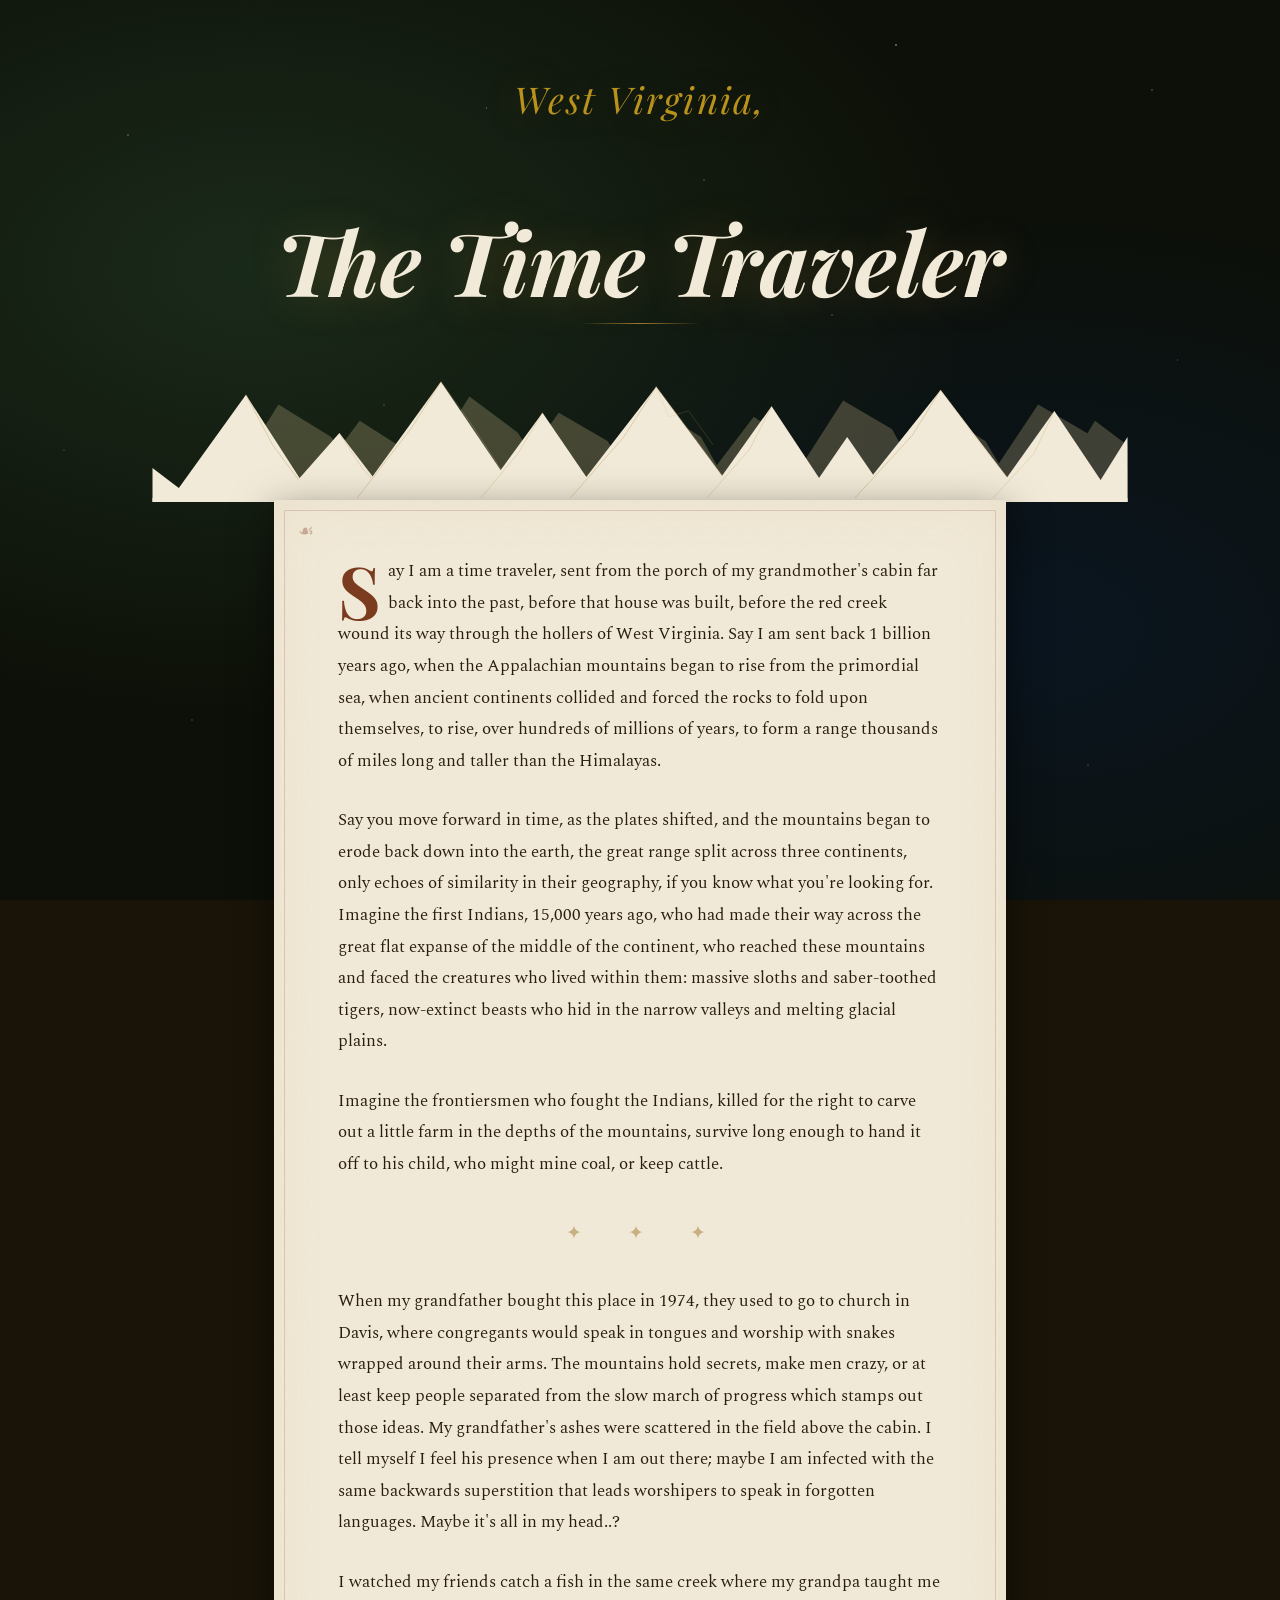
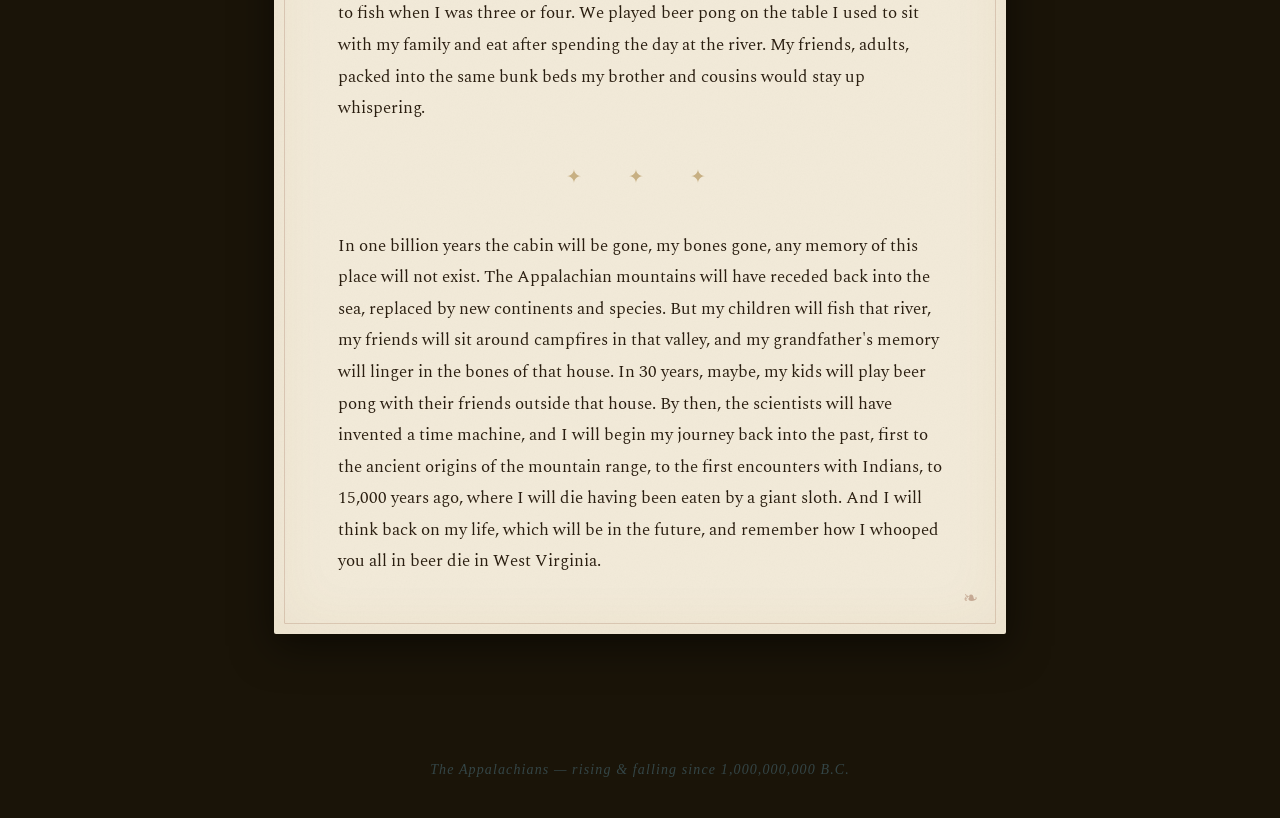
<file: submissions-wv/ransom/time_traveler.html>
<!DOCTYPE html>
<html lang="en">
<head>
<meta charset="UTF-8">
<meta name="viewport" content="width=device-width, initial-scale=1.0">
<title>Time Traveler</title>
<link href="https://fonts.googleapis.com/css2?family=Playfair+Display:ital,wght@0,400;0,700;1,400;1,700&family=IM+Fell+English:ital@0;1&family=Spectral:ital,wght@0,300;0,400;1,300;1,400&display=swap" rel="stylesheet">
<style>
  :root {
    --cream: #f2ead8;
    --parchment: #e8dcc4;
    --ink: #1a1408;
    --rust: #7a3b1e;
    --moss: #3d4a2e;
    --river: #4a6e7a;
    --gold: #a07830;
    --shadow: rgba(26, 20, 8, 0.18);
  }

  * { margin: 0; padding: 0; box-sizing: border-box; }

  html { scroll-behavior: smooth; }

  body {
    background-color: var(--ink);
    font-family: 'Spectral', Georgia, serif;
    color: var(--ink);
    overflow-x: hidden;
  }

  /* Starfield background */
  body::before {
    content: '';
    position: fixed;
    inset: 0;
    background: 
      radial-gradient(ellipse at 20% 30%, #1a2a1a 0%, transparent 50%),
      radial-gradient(ellipse at 80% 70%, #0a1520 0%, transparent 50%),
      #0d1008;
    z-index: 0;
  }

  .stars {
    position: fixed;
    inset: 0;
    z-index: 0;
    background-image:
      radial-gradient(1px 1px at 10% 15%, rgba(255,255,220,0.6) 0%, transparent 100%),
      radial-gradient(1px 1px at 30% 45%, rgba(255,255,220,0.4) 0%, transparent 100%),
      radial-gradient(1px 1px at 55% 20%, rgba(255,255,220,0.5) 0%, transparent 100%),
      radial-gradient(1px 1px at 75% 60%, rgba(255,255,220,0.3) 0%, transparent 100%),
      radial-gradient(1px 1px at 90% 10%, rgba(255,255,220,0.6) 0%, transparent 100%),
      radial-gradient(1px 1px at 15% 80%, rgba(255,255,220,0.4) 0%, transparent 100%),
      radial-gradient(1px 1px at 45% 90%, rgba(255,255,220,0.3) 0%, transparent 100%),
      radial-gradient(1px 1px at 65% 35%, rgba(255,255,220,0.5) 0%, transparent 100%),
      radial-gradient(1px 1px at 85% 85%, rgba(255,255,220,0.4) 0%, transparent 100%),
      radial-gradient(1.5px 1.5px at 25% 55%, rgba(255,255,220,0.7) 0%, transparent 100%),
      radial-gradient(1px 1px at 5% 50%, rgba(255,255,220,0.3) 0%, transparent 100%),
      radial-gradient(1px 1px at 50% 70%, rgba(255,255,220,0.4) 0%, transparent 100%),
      radial-gradient(1.5px 1.5px at 70% 5%, rgba(255,255,220,0.6) 0%, transparent 100%),
      radial-gradient(1px 1px at 38% 12%, rgba(255,255,220,0.5) 0%, transparent 100%),
      radial-gradient(1px 1px at 92% 40%, rgba(255,255,220,0.3) 0%, transparent 100%);
    pointer-events: none;
  }

  /* Mountain silhouette SVG divider */
  .mountain-divider {
    width: 100%;
    display: block;
    position: relative;
    z-index: 1;
  }

  .page-wrapper {
    position: relative;
    z-index: 2;
    max-width: 780px;
    margin: 0 auto;
    padding: 0 24px 80px;
  }

  /* Header */
  .header {
    text-align: center;
    padding: 80px 20px 48px;
    position: relative;
    z-index: 2;
  }

  .header-eyebrow {
    font-family: 'Spectral', serif;
    font-style: italic;
    font-weight: 300;
    font-size: 0.9rem;
    letter-spacing: 0.25em;
    color: var(--river);
    text-transform: uppercase;
    opacity: 0.85;
    margin-bottom: 20px;
    animation: fadeUp 1.2s ease both;
  }

  /* Header title */
  .title-place {
    display: block;
    font-size: 0.42em;
    font-weight: 400;
    font-style: italic;
    color: #b8921a;
    letter-spacing: 0.06em;
    margin-bottom: 0.1em;
  }

  .header-title {
    font-family: 'Playfair Display', Georgia, serif;
    font-size: clamp(3rem, 8vw, 5.5rem);
    font-weight: 700;
    font-style: italic;
    line-height: 1.05;
    color: var(--cream);
    text-shadow: 0 2px 40px rgba(160, 120, 48, 0.3);
    animation: fadeUp 1.2s ease 0.15s both;
    margin-bottom: 16px;
  }

  .header-subtitle {
    font-family: 'IM Fell English', Georgia, serif;
    font-style: italic;
    font-size: 1.05rem;
    color: var(--gold);
    opacity: 0.8;
    letter-spacing: 0.05em;
    animation: fadeUp 1.2s ease 0.3s both;
    margin-bottom: 40px;
  }

  .header-rule {
    width: 120px;
    height: 1px;
    background: linear-gradient(to right, transparent, var(--gold), transparent);
    margin: 0 auto;
    animation: fadeUp 1.2s ease 0.4s both;
  }

  /* Parchment card */
  .parchment {
    background: var(--cream);
    background-image: 
      url("data:image/svg+xml,%3Csvg xmlns='http://www.w3.org/2000/svg' width='300' height='300'%3E%3Cfilter id='noise'%3E%3CfeTurbulence type='fractalNoise' baseFrequency='0.65' numOctaves='3' stitchTiles='stitch'/%3E%3CfeColorMatrix type='saturate' values='0'/%3E%3C/filter%3E%3Crect width='300' height='300' filter='url(%23noise)' opacity='0.04'/%3E%3C/svg%3E");
    border-radius: 2px;
    padding: 56px 64px;
    position: relative;
    box-shadow: 
      0 4px 6px var(--shadow),
      0 12px 40px rgba(0,0,0,0.5),
      inset 0 0 60px rgba(160,120,48,0.07);
    animation: fadeUp 1.2s ease 0.5s both;
  }

  /* Inner border detail */
  .parchment::before {
    content: '';
    position: absolute;
    inset: 10px;
    border: 1px solid rgba(122, 59, 30, 0.18);
    border-radius: 1px;
    pointer-events: none;
  }

  /* Corner ornaments */
  .parchment::after {
    content: '❧';
    position: absolute;
    bottom: 22px;
    right: 28px;
    font-size: 1.1rem;
    color: var(--rust);
    opacity: 0.35;
  }

  .corner-tl {
    position: absolute;
    top: 18px;
    left: 24px;
    font-size: 1.1rem;
    color: var(--rust);
    opacity: 0.35;
  }

  /* Paragraphs */
  .essay p {
    font-family: 'Spectral', Georgia, serif;
    font-size: 1.085rem;
    line-height: 1.82;
    color: #2a1e10;
    margin-bottom: 1.6em;
    font-weight: 400;
    hyphens: auto;
  }

  .essay p:first-child::first-letter {
    font-family: 'Playfair Display', Georgia, serif;
    font-size: 4.2em;
    font-weight: 700;
    float: left;
    line-height: 0.78;
    margin: 0.08em 0.1em -0.05em 0;
    color: var(--rust);
  }

  .essay p:last-child {
    margin-bottom: 0;
  }

  /* Inline italics for emphasis */
  .essay em {
    font-style: italic;
    color: var(--moss);
  }

  /* Section break ornament */
  .ornament {
    text-align: center;
    margin: 2em 0;
    color: var(--gold);
    opacity: 0.5;
    font-size: 1.2rem;
    letter-spacing: 0.4em;
  }

  /* Footer */
  .footer {
    text-align: center;
    padding: 48px 20px 40px;
    position: relative;
    z-index: 2;
  }

  .footer-text {
    font-family: 'IM Fell English', Georgia, serif;
    font-style: italic;
    color: var(--river);
    opacity: 0.55;
    font-size: 0.875rem;
    letter-spacing: 0.08em;
  }

  /* Mountain SVG */
  .mountain-svg-wrap {
    position: relative;
    z-index: 1;
    margin-bottom: -2px;
    line-height: 0;
  }

  /* Animations */
  @keyframes fadeUp {
    from { opacity: 0; transform: translateY(22px); }
    to   { opacity: 1; transform: translateY(0); }
  }

  @media (max-width: 600px) {
    .parchment { padding: 36px 28px; }
    .essay p { font-size: 1rem; }
    .header-title { font-size: 2.8rem; }
  }
</style>
</head>
<body>

<div class="stars"></div>

<div class="header">
  <h1 class="header-title"><span class="title-place">West Virginia,</span><br>The Time Traveler</h1>
  <div class="header-rule"></div>
</div>

<!-- Mountain silhouette -->
<div class="mountain-svg-wrap">
  <svg viewBox="0 0 1200 160" xmlns="http://www.w3.org/2000/svg" style="width:100%;height:130px;display:block;">

    <!-- ========== BACK RANGE (distant, muted) ========== -->
    <!-- fills the whole back layer solid so parchment shows through at top -->
    <g opacity="0.28" fill="#c8b88a" stroke="none">
      <!-- back peak cluster left -->
      <polygon points="30,160 110,55 165,100 200,160"/>
      <polygon points="80,160 155,40 220,80 270,160"/>
      <polygon points="180,160 255,60 310,95 350,160"/>
      <!-- back center peaks -->
      <polygon points="310,160 390,30 450,75 500,160"/>
      <polygon points="420,160 500,50 560,85 610,160"/>
      <polygon points="540,160 620,45 675,80 720,160"/>
      <!-- back right peaks -->
      <polygon points="660,160 740,55 790,90 840,160"/>
      <polygon points="770,160 850,35 910,70 960,160"/>
      <polygon points="890,160 970,50 1025,85 1070,160"/>
      <polygon points="1010,160 1090,40 1150,75 1200,120 1200,160"/>
      <polygon points="1100,160 1160,60 1200,90 1200,160"/>
    </g>

    <!-- ========== FORE RANGE (main, parchment) ========== -->
    <!-- Solid filled mountains, parchment colored -->

    <!-- Far left shoulder -->
    <polygon points="0,160 0,118 55,160" fill="#f2ead8"/>

    <!-- Peak 1 – tall left anchor -->
    <polygon points="20,160 115,28 200,160" fill="#f2ead8"/>
    <!-- inner ridge line on peak 1 -->
    <polyline points="115,28 148,90 200,160" fill="none" stroke="#c8a96e" stroke-width="1.2" opacity="0.5"/>

    <!-- Peak 2 – smaller saddle peak -->
    <polygon points="155,160 230,75 295,160" fill="#f2ead8"/>
    <polyline points="230,75 258,118 295,160" fill="none" stroke="#c8a96e" stroke-width="1" opacity="0.45"/>

    <!-- Peak 3 – tallest center-left -->
    <polygon points="248,160 355,12 455,160" fill="#f2ead8"/>
    <polyline points="355,12 318,70 248,160" fill="none" stroke="#c8a96e" stroke-width="1.2" opacity="0.5"/>
    <polyline points="355,12 395,68 455,160" fill="none" stroke="#c8a96e" stroke-width="1" opacity="0.4"/>

    <!-- Peak 4 – medium right of center-left -->
    <polygon points="400,160 480,50 555,160" fill="#f2ead8"/>
    <polyline points="480,50 450,100 400,160" fill="none" stroke="#c8a96e" stroke-width="1" opacity="0.45"/>

    <!-- Peak 5 – wide center dome -->
    <polygon points="510,160 620,18 725,160" fill="#f2ead8"/>
    <polyline points="620,18 580,80 510,160" fill="none" stroke="#c8a96e" stroke-width="1.2" opacity="0.5"/>
    <polyline points="620,18 665,78 725,160" fill="none" stroke="#c8a96e" stroke-width="1" opacity="0.4"/>
    <!-- small secondary notch -->
    <polyline points="620,18 635,55 660,48 690,90" fill="none" stroke="#c8a96e" stroke-width="0.8" opacity="0.3"/>

    <!-- Peak 6 – right-center, medium -->
    <polygon points="678,160 762,42 840,160" fill="#f2ead8"/>
    <polyline points="762,42 735,95 678,160" fill="none" stroke="#c8a96e" stroke-width="1" opacity="0.45"/>

    <!-- Peak 7 – small foreground bump -->
    <polygon points="800,160 855,80 910,160" fill="#f2ead8"/>

    <!-- Peak 8 – tall right anchor -->
    <polygon points="860,160 970,22 1075,160" fill="#f2ead8"/>
    <polyline points="970,22 935,78 860,160" fill="none" stroke="#c8a96e" stroke-width="1.2" opacity="0.5"/>
    <polyline points="970,22 1010,76 1075,160" fill="none" stroke="#c8a96e" stroke-width="1" opacity="0.4"/>

    <!-- Peak 9 – far right medium -->
    <polygon points="1030,160 1110,48 1185,160" fill="#f2ead8"/>
    <polyline points="1110,48 1085,100 1030,160" fill="none" stroke="#c8a96e" stroke-width="1" opacity="0.4"/>

    <!-- Far right shoulder fill -->
    <polygon points="1150,160 1200,80 1200,160" fill="#f2ead8"/>

    <!-- Bottom fill bar to ensure no gap -->
    <rect x="0" y="155" width="1200" height="5" fill="#f2ead8"/>
  </svg>
</div>

<div class="page-wrapper">
  <div class="parchment">
    <span class="corner-tl">☙</span>
    <div class="essay">
      <p>Say I am a time traveler, sent from the porch of my grandmother's cabin far back into the past, before that house was built, before the red creek wound its way through the hollers of West Virginia. Say I am sent back 1 billion years ago, when the Appalachian mountains began to rise from the primordial sea, when ancient continents collided and forced the rocks to fold upon themselves, to rise, over hundreds of millions of years, to form a range thousands of miles long and taller than the Himalayas.</p>

      <p>Say you move forward in time, as the plates shifted, and the mountains began to erode back down into the earth, the great range split across three continents, only echoes of similarity in their geography, if you know what you're looking for. Imagine the first Indians, 15,000 years ago, who had made their way across the great flat expanse of the middle of the continent, who reached these mountains and faced the creatures who lived within them: massive sloths and saber-toothed tigers, now-extinct beasts who hid in the narrow valleys and melting glacial plains.</p>

      <p>Imagine the frontiersmen who fought the Indians, killed for the right to carve out a little farm in the depths of the mountains, survive long enough to hand it off to his child, who might mine coal, or keep cattle.</p>

      <div class="ornament">✦ &nbsp; ✦ &nbsp; ✦</div>

      <p>When my grandfather bought this place in 1974, they used to go to church in Davis, where congregants would speak in tongues and worship with snakes wrapped around their arms. The mountains hold secrets, make men crazy, or at least keep people separated from the slow march of progress which stamps out those ideas. My grandfather's ashes were scattered in the field above the cabin. I tell myself I feel his presence when I am out there; maybe I am infected with the same backwards superstition that leads worshipers to speak in forgotten languages. Maybe it's all in my head..?</p>

      <p>I watched my friends catch a fish in the same creek where my grandpa taught me to fish when I was three or four. We played beer pong on the table I used to sit with my family and eat after spending the day at the river. My friends, adults, packed into the same bunk beds my brother and cousins would stay up whispering.</p>

      <div class="ornament">✦ &nbsp; ✦ &nbsp; ✦</div>

      <p>In one billion years the cabin will be gone, my bones gone, any memory of this place will not exist. The Appalachian mountains will have receded back into the sea, replaced by new continents and species. But my children will fish that river, my friends will sit around campfires in that valley, and my grandfather's memory will linger in the bones of that house. In 30 years, maybe, my kids will play beer pong with their friends outside that house. By then, the scientists will have invented a time machine, and I will begin my journey back into the past, first to the ancient origins of the mountain range, to the first encounters with Indians, to 15,000 years ago, where I will die having been eaten by a giant sloth. And I will think back on my life, which will be in the future, and remember how I whooped you all in beer die in West Virginia.</p>
    </div>
  </div>
</div>

<div class="footer">
  <div class="footer-text">The Appalachians — rising &amp; falling since 1,000,000,000 B.C.</div>
</div>

</body>
</html>
</file>
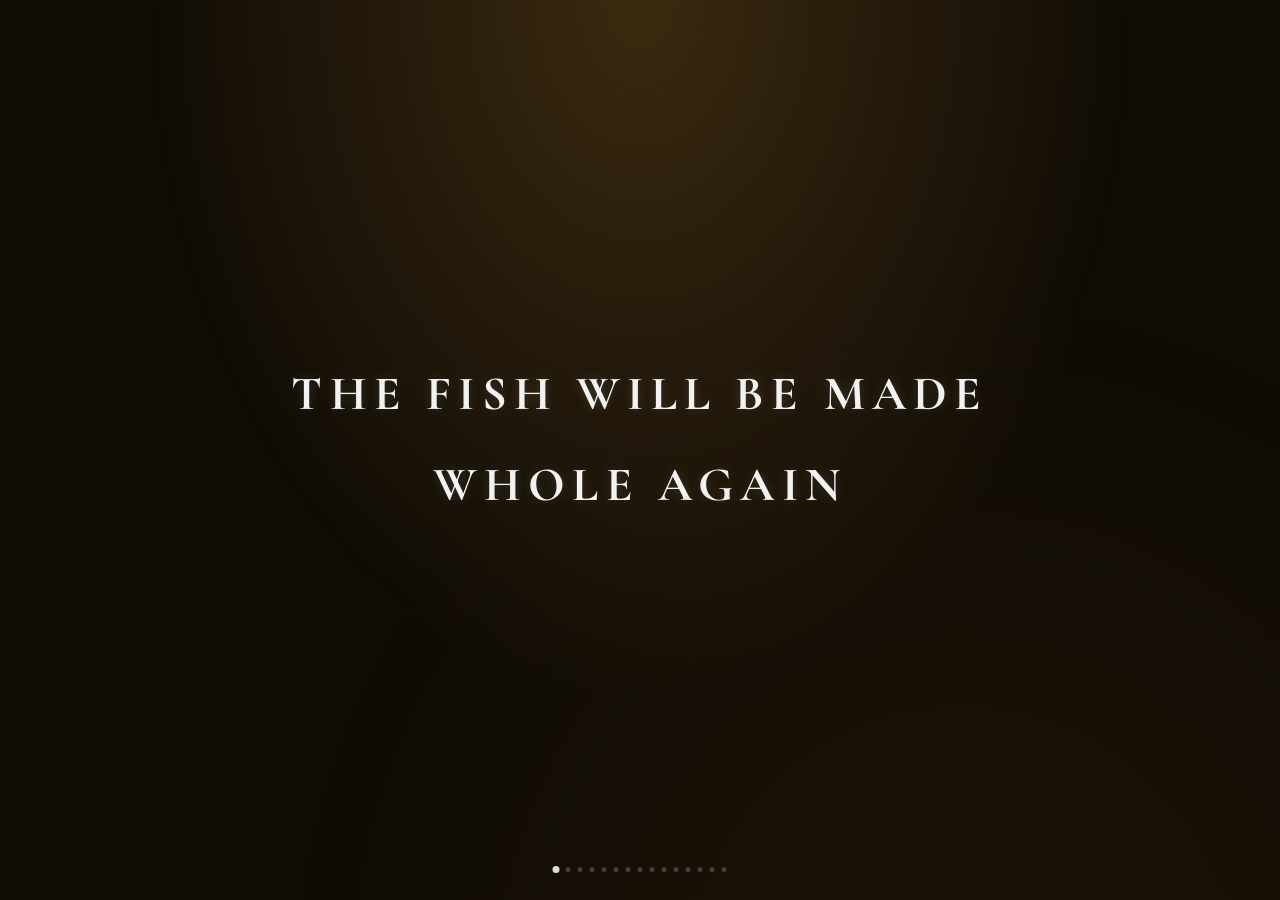
<file: submissions-wv/seth/story.html>
<!DOCTYPE html>
<html lang="en">

<head>
  <meta charset="UTF-8">
  <meta name="viewport" content="width=device-width, initial-scale=1.0">
  <title>The Fish Will Be Made Whole Again</title>
  <style>
    @import url('https://fonts.googleapis.com/css2?family=Cormorant+Garamond:wght@400;600&display=swap');

    * {
      box-sizing: border-box;
      margin: 0;
      padding: 0;
    }

    body {
      color: #d8d8d8;
      font-family: 'Cormorant Garamond', serif;
      line-height: 1.9;
      overflow: hidden;
      height: 100vh;
      cursor: pointer;
      background-color: #100c06;
      transition: background-color 3s ease;
    }

    body.time-night {
      background-color: #050505;
    }

    body.time-morning {
      background-color: #06080e;
    }

    /* Atmospheric overlays */
    .day-overlay,
    .night-overlay {
      position: fixed;
      inset: 0;
      pointer-events: none;
      z-index: 1;
      transition: opacity 3s ease;
    }

    .day-overlay {
      background:
        radial-gradient(ellipse at 50% 0%, rgba(210, 150, 50, 0.22) 0%, transparent 55%),
        radial-gradient(ellipse at 75% 110%, rgba(130, 80, 20, 0.1) 0%, transparent 50%);
      opacity: 1;
    }

    body.time-night .day-overlay {
      opacity: 0;
    }

    body.time-morning .day-overlay {
      opacity: 0;
    }

    .night-overlay {
      background:
        radial-gradient(circle at center, rgba(255, 255, 255, 0.03), transparent 70%),
        repeating-linear-gradient(0deg,
          rgba(255, 255, 255, 0.015),
          rgba(255, 255, 255, 0.015) 1px,
          transparent 1px,
          transparent 4px);
      opacity: 0;
    }

    body.time-night .night-overlay {
      opacity: 1;
    }

    .morning-overlay {
      position: fixed;
      inset: 0;
      pointer-events: none;
      z-index: 1;
      background:
        radial-gradient(ellipse at 50% 0%, rgba(140, 175, 210, 0.13) 0%, transparent 50%),
        radial-gradient(ellipse at 50% 100%, rgba(30, 40, 60, 0.2) 0%, transparent 55%),
        repeating-linear-gradient(0deg,
          rgba(255, 255, 255, 0.008),
          rgba(255, 255, 255, 0.008) 1px,
          transparent 1px,
          transparent 4px);
      opacity: 0;
      transition: opacity 3s ease;
    }

    body.time-morning .morning-overlay {
      opacity: 1;
    }

    /* Stage */
    .stage {
      position: fixed;
      inset: 0;
      display: flex;
      align-items: center;
      justify-content: center;
      z-index: 10;
      padding: 60px 24px 80px;
    }

    .section {
      position: absolute;
      max-width: 850px;
      width: 100%;
      padding: 0 24px;
      opacity: 0;
      transition: opacity 1.5s ease;
      pointer-events: none;
    }

    .section.active {
      opacity: 1;
    }

    .dark-section {
      transition: opacity 2.5s ease;
    }

    /* Typography */
    h1 {
      text-align: center;
      font-size: 3rem;
      letter-spacing: 0.15em;
      color: #f2f2f2;
      text-shadow: 0 0 12px rgba(255, 255, 255, 0.15);
      animation: flicker 8s infinite;
    }

    .prose {
      font-size: 1.3rem;
    }

    .poem {
      text-align: center;
      font-style: italic;
      color: #c8d4a0;
      white-space: pre-line;
      font-size: 1.3rem;
    }

    .dark-line {
      text-align: center;
      font-size: 2.4rem;
      letter-spacing: 0.14em;
      color: #c0bfba;
    }

    .final-line {
      text-align: center;
      font-size: 2rem;
      letter-spacing: 0.08em;
      color: #d7c27d;
    }

    /* Back arrow */
    .back-btn {
      position: fixed;
      bottom: 22px;
      left: 28px;
      z-index: 20;
      font-family: 'Cormorant Garamond', serif;
      font-size: 1.1rem;
      color: rgba(255, 255, 255, 0.3);
      cursor: pointer;
      opacity: 0;
      transition: opacity 0.4s ease, color 0.2s ease;
      user-select: none;
      letter-spacing: 0.05em;
    }

    .back-btn.visible {
      opacity: 1;
    }

    .back-btn:hover {
      color: rgba(255, 255, 255, 0.75);
    }

    /* Progress dots */
    .progress {
      position: fixed;
      bottom: 28px;
      left: 50%;
      transform: translateX(-50%);
      display: flex;
      gap: 7px;
      align-items: center;
      z-index: 20;
    }

    .dot {
      width: 5px;
      height: 5px;
      border-radius: 50%;
      background: rgba(255, 255, 255, 0.2);
      transition: background 0.4s ease, transform 0.4s ease;
    }

    .dot.active {
      background: rgba(255, 255, 255, 0.85);
      transform: scale(1.4);
    }

    .dot.visited {
      background: rgba(255, 255, 255, 0.38);
    }

    /* Fireflies
   .orb-wrap handles movement + day/night fade
   .orb     handles blink (opacity) so it doesn't fight the fade transition */
    .orb-wrap {
      position: fixed;
      pointer-events: none;
      z-index: 5;
      opacity: 0;
      transition: opacity 3s ease;
    }

    body.time-night .orb-wrap {
      opacity: 1;
    }

    body.time-morning .orb-wrap {
      opacity: 0;
    }

    .wrap-1 {
      animation: fireflyDrift1 42s ease-in-out infinite;
    }

    .wrap-2 {
      animation: fireflyDrift2 33s ease-in-out infinite;
    }

    .wrap-3 {
      animation: fireflyDrift3 51s ease-in-out infinite;
    }

    .wrap-4 {
      animation: fireflyDrift4 38s ease-in-out infinite;
    }

    .wrap-5 {
      animation: fireflyDrift5 46s ease-in-out infinite;
    }

    .wrap-6 {
      animation: fireflyDrift6 36s ease-in-out infinite;
    }

    .orb {
      border-radius: 50%;
      background: #ffffd4;
    }

    .orb-1 {
      width: 5px;
      height: 5px;
      box-shadow: 0 0 4px 2px rgba(255, 255, 160, 1), 0 0 14px 6px rgba(200, 255, 100, 0.6), 0 0 40px 14px rgba(160, 230, 60, 0.2);
      animation: fireflyBlink 5s ease-in-out infinite;
    }

    .orb-2 {
      width: 3px;
      height: 3px;
      box-shadow: 0 0 3px 1px rgba(255, 255, 160, 1), 0 0 10px 4px rgba(200, 255, 100, 0.55), 0 0 28px 10px rgba(160, 230, 60, 0.18);
      animation: fireflyBlink 4.2s ease-in-out infinite;
      animation-delay: -1.6s;
    }

    .orb-3 {
      width: 7px;
      height: 7px;
      box-shadow: 0 0 6px 3px rgba(255, 255, 160, 1), 0 0 18px 8px rgba(200, 255, 100, 0.6), 0 0 55px 20px rgba(160, 230, 60, 0.22);
      animation: fireflyBlink 6.1s ease-in-out infinite;
      animation-delay: -3.2s;
    }

    .orb-4 {
      width: 4px;
      height: 4px;
      box-shadow: 0 0 3px 2px rgba(255, 255, 160, 1), 0 0 12px 5px rgba(200, 255, 100, 0.58), 0 0 34px 12px rgba(160, 230, 60, 0.19);
      animation: fireflyBlink 4.8s ease-in-out infinite;
      animation-delay: -2.4s;
    }

    .orb-5 {
      width: 6px;
      height: 6px;
      box-shadow: 0 0 5px 2px rgba(255, 255, 160, 1), 0 0 16px 7px rgba(200, 255, 100, 0.62), 0 0 46px 16px rgba(160, 230, 60, 0.21);
      animation: fireflyBlink 5.6s ease-in-out infinite;
      animation-delay: -0.8s;
    }

    .orb-6 {
      width: 4px;
      height: 4px;
      box-shadow: 0 0 3px 2px rgba(255, 255, 160, 1), 0 0 11px 5px rgba(200, 255, 100, 0.56), 0 0 32px 11px rgba(160, 230, 60, 0.18);
      animation: fireflyBlink 3.9s ease-in-out infinite;
      animation-delay: -3.8s;
    }

    @keyframes flicker {

      0%,
      19%,
      21%,
      100% {
        opacity: 1;
      }

      20% {
        opacity: 0.85;
      }
    }

    @keyframes fireflyBlink {

      0%,
      100% {
        opacity: 0;
      }

      15% {
        opacity: 0;
      }

      22% {
        opacity: 1;
      }

      38% {
        opacity: 0.8;
      }

      46% {
        opacity: 0;
      }

      70% {
        opacity: 0;
      }

      76% {
        opacity: 0.9;
      }

      88% {
        opacity: 0.7;
      }

      94% {
        opacity: 0;
      }
    }

    @keyframes fireflyDrift1 {
      0% {
        transform: translate(18vw, 30vh);
      }

      8% {
        transform: translate(24vw, 22vh);
      }

      17% {
        transform: translate(38vw, 28vh);
      }

      25% {
        transform: translate(45vw, 18vh);
      }

      33% {
        transform: translate(55vw, 35vh);
      }

      42% {
        transform: translate(48vw, 50vh);
      }

      50% {
        transform: translate(35vw, 60vh);
      }

      58% {
        transform: translate(22vw, 55vh);
      }

      66% {
        transform: translate(14vw, 42vh);
      }

      75% {
        transform: translate(20vw, 28vh);
      }

      83% {
        transform: translate(30vw, 20vh);
      }

      91% {
        transform: translate(22vw, 35vh);
      }

      100% {
        transform: translate(18vw, 30vh);
      }
    }

    @keyframes fireflyDrift2 {
      0% {
        transform: translate(62vw, 10vh);
      }

      14% {
        transform: translate(74vw, 7vh);
      }

      28% {
        transform: translate(80vw, 18vh);
      }

      42% {
        transform: translate(70vw, 22vh);
      }

      57% {
        transform: translate(58vw, 15vh);
      }

      71% {
        transform: translate(66vw, 8vh);
      }

      85% {
        transform: translate(76vw, 14vh);
      }

      100% {
        transform: translate(62vw, 10vh);
      }
    }

    @keyframes fireflyDrift3 {
      0% {
        transform: translate(8vw, 72vh);
      }

      12% {
        transform: translate(20vw, 78vh);
      }

      25% {
        transform: translate(28vw, 85vh);
      }

      38% {
        transform: translate(18vw, 82vh);
      }

      50% {
        transform: translate(6vw, 88vh);
      }

      62% {
        transform: translate(14vw, 75vh);
      }

      75% {
        transform: translate(24vw, 70vh);
      }

      88% {
        transform: translate(10vw, 80vh);
      }

      100% {
        transform: translate(8vw, 72vh);
      }
    }

    @keyframes fireflyDrift4 {
      0% {
        transform: translate(42vw, 45vh);
      }

      10% {
        transform: translate(52vw, 38vh);
      }

      22% {
        transform: translate(60vw, 48vh);
      }

      34% {
        transform: translate(55vw, 58vh);
      }

      46% {
        transform: translate(44vw, 62vh);
      }

      58% {
        transform: translate(36vw, 52vh);
      }

      70% {
        transform: translate(40vw, 40vh);
      }

      82% {
        transform: translate(50vw, 35vh);
      }

      92% {
        transform: translate(46vw, 50vh);
      }

      100% {
        transform: translate(42vw, 45vh);
      }
    }

    @keyframes fireflyDrift5 {
      0% {
        transform: translate(30vw, 12vh);
      }

      11% {
        transform: translate(42vw, 8vh);
      }

      23% {
        transform: translate(55vw, 14vh);
      }

      35% {
        transform: translate(50vw, 22vh);
      }

      47% {
        transform: translate(38vw, 18vh);
      }

      60% {
        transform: translate(26vw, 10vh);
      }

      72% {
        transform: translate(35vw, 6vh);
      }

      84% {
        transform: translate(46vw, 16vh);
      }

      93% {
        transform: translate(34vw, 20vh);
      }

      100% {
        transform: translate(30vw, 12vh);
      }
    }

    @keyframes fireflyDrift6 {
      0% {
        transform: translate(72vw, 55vh);
      }

      13% {
        transform: translate(82vw, 48vh);
      }

      27% {
        transform: translate(88vw, 60vh);
      }

      40% {
        transform: translate(78vw, 68vh);
      }

      53% {
        transform: translate(68vw, 62vh);
      }

      67% {
        transform: translate(75vw, 50vh);
      }

      80% {
        transform: translate(84vw, 56vh);
      }

      93% {
        transform: translate(76vw, 64vh);
      }

      100% {
        transform: translate(72vw, 55vh);
      }
    }
  </style>
</head>

<body>

  <audio id="audioNight" src="crickets.mp3" loop></audio>

  <div class="day-overlay"></div>
  <div class="night-overlay"></div>
  <div class="morning-overlay"></div>

  <div class="orb-wrap wrap-1">
    <div class="orb orb-1"></div>
  </div>
  <div class="orb-wrap wrap-2">
    <div class="orb orb-2"></div>
  </div>
  <div class="orb-wrap wrap-3">
    <div class="orb orb-3"></div>
  </div>
  <div class="orb-wrap wrap-4">
    <div class="orb orb-4"></div>
  </div>
  <div class="orb-wrap wrap-5">
    <div class="orb orb-5"></div>
  </div>
  <div class="orb-wrap wrap-6">
    <div class="orb orb-6"></div>
  </div>

  <div class="stage">

    <div class="section active" data-time="day">
      <h1>THE FISH WILL BE MADE WHOLE AGAIN</h1>
    </div>

    <div class="section" data-time="day">
      <p class="prose">On a hot day in Appalachia, the eight boys played outside the house. They kicked the ball through
        the grass, they threw the dice high in the air, and one boy ran naked through the field. When they were hungry
        they cooked what they wanted. When they were sleepy they napped in the shade. They were alone at the house, they
        were alone in the hills, and they didn't know what they had done.</p>
    </div>

    <div class="section" data-time="day">
      <p class="prose">Later in the afternoon the boys gathered in the front yard by the table. Some sprayed fuel into
        the fire, some shared stories, and one worked extra in the kitchen to make the meal just right. Once the food
        was cooked and the meal was prepared, the boys sat at the table. They ate as the sun set.</p>
    </div>

    <div class="section" data-time="day">
      <p class="prose">One boy was eating a fish from the river. The fish's head lay on a plate that had been left on
        the
        ground. The fish head spoke loudly:</p>
    </div>

    <div class="section" data-time="day">
      <p class="poem">“The grass is green and the sky is blue,
        this is a view I had never wished.
        My head is here, my body by you,
        cursed are those who have fished.”</p>
    </div>

    <div class="section" data-time="day">
      <p class="prose">The boys backed away. Some fell to the ground in shock. The fish was dead, yet it
        spoke again. This time more sinisterly:</p>
    </div>

    <div class="section" data-time="day">
      <p class="poem">"You boys have separated my parts at where I bend,
        I have no digits, yet you have ten.
        Unfortunately for you, this is not my end,
        I will be made whole again."</p>
    </div>

    <div class="section" data-time="day">
      <p class="prose">This was too much for one boy. He grabbed the plate and threw it far into the tall grass. The
        others hurried into the house, leaving their things outside.</p>
    </div>

    <div class="section dark-section" data-time="night">
      <p class="dark-line">It was now dark.</p>
    </div>

    <div class="section" data-time="night">
      <p class="prose">The boys were quiet that night. Some spoke softly. Some were silent so they could listen. They
        listened for the fish head far out in the grass. Eventually they became too drowsy and fell asleep.
      </p>
    </div>

    <div class="section" data-time="night">
      <p class="prose">All except one boy. His bed was closest to the front yard. He could hear the fish speaking.</p>
    </div>

    <div class="section" data-time="night">
      <p class="prose">The boy was told to wait until all were in a deep sleep. Then he walked out of the house. He
        stepped through the tall grass and knelt down into it. The head spoke to him.</p>
    </div>

    <div class="section" data-time="morning">
      <p class="prose">The next morning the boys woke with unease. They decided they would leave
        that moment and packed their bags. They quickly said their goodbyes and parted ways, starting their journey back
        home.</p>
    </div>

    <div class="section" data-time="morning">
      <p class="prose">Hours into his own journey, one boy began remembering the night before. He recalled speaking to
        the fish in the tall grass. He recalled bringing the fish back to the house. He recalled placing the fish
        in the bag of another boy so the fish could follow him home.</p>
    </div>

    <div class="section" data-time="morning">
      <p class="final-line">THE FISH WILL BE MADE WHOLE AGAIN.</p>
    </div>

  </div>

  <div class="back-btn" id="backBtn">&#8592;</div>

  <div class="progress">
    <div class="dot active"></div>
    <div class="dot"></div>
    <div class="dot"></div>
    <div class="dot"></div>
    <div class="dot"></div>
    <div class="dot"></div>
    <div class="dot"></div>
    <div class="dot"></div>
    <div class="dot"></div>
    <div class="dot"></div>
    <div class="dot"></div>
    <div class="dot"></div>
    <div class="dot"></div>
    <div class="dot"></div>
    <div class="dot"></div>
  </div>

  <script>
    const sections = Array.from(document.querySelectorAll('.section'));
    const dots = Array.from(document.querySelectorAll('.dot'));
    const backBtn = document.getElementById('backBtn');
    let current = 0;
    let transitioning = false;

    // Audio
    const audioNight = document.getElementById('audioNight');
    let audioStarted = false;
    let fadeTimer = null;

    function switchAudio(time) {
      if (fadeTimer) clearInterval(fadeTimer);
      if (time === 'night') {
        audioNight.volume = 0;
        audioNight.play().catch(() => { });
        let step = 0;
        fadeTimer = setInterval(() => {
          step++;
          audioNight.volume = Math.min(step / 40, 1);
          if (step >= 40) { clearInterval(fadeTimer); fadeTimer = null; }
        }, 50);
      } else {
        let step = 0;
        const startVol = audioNight.volume;
        fadeTimer = setInterval(() => {
          step++;
          audioNight.volume = Math.max(startVol * (1 - step / 40), 0);
          if (step >= 40) {
            clearInterval(fadeTimer);
            fadeTimer = null;
            audioNight.pause();
          }
        }, 50);
      }
    }

    function updateBack() {
      backBtn.classList.toggle('visible', current > 0);
    }

    function goTo(index) {
      if (index < 0 || index >= sections.length || transitioning) return;
      transitioning = true;

      sections[current].classList.remove('active');
      dots[current].classList.remove('active');
      dots[current].classList.add('visited');

      current = index;

      const time = sections[current].dataset.time;
      document.body.className = 'time-' + time;
      switchAudio(time);

      sections[current].classList.add('active');
      dots[current].classList.remove('visited');
      dots[current].classList.add('active');

      updateBack();

      const lockMs = sections[current].classList.contains('dark-section') ? 2200 : 1000;
      setTimeout(() => { transitioning = false; }, lockMs);
    }

    document.addEventListener('click', (e) => {
      if (!audioStarted) {
        audioStarted = true;
        switchAudio(sections[current].dataset.time);
      }
      if (e.target === backBtn) return;
      if (current < sections.length - 1) goTo(current + 1);
    });

    backBtn.addEventListener('click', (e) => {
      e.stopPropagation();
      if (current > 0) goTo(current - 1);
    });

    document.addEventListener('keydown', (e) => {
      if ([' ', 'Enter', 'ArrowRight', 'ArrowDown'].includes(e.key)) {
        e.preventDefault();
        if (current < sections.length - 1) goTo(current + 1);
      }
      if (['ArrowLeft', 'ArrowUp'].includes(e.key)) {
        e.preventDefault();
        if (current > 0) goTo(current - 1);
      }
    });
  </script>

</body>

</html>
</file>
<file: style.css>
*, *::before, *::after {
  box-sizing: border-box;
  margin: 0;
  padding: 0;
}

:root {
  --bg:      #b8a888;
  --paper:   #f4ead6;
  --text:    #1e0e00;
  --muted:   #7a5a35;
  --accent:  #8b3800;
  --border:  #8b6b45;
  --font:    'Courier New', Courier, monospace;
}

html { font-size: 16px; }

body {
  background-color: var(--bg);
  /* crosshatch texture */
  background-image:
    repeating-linear-gradient(90deg, rgba(0,0,0,0.06) 0 1px, transparent 1px 100%),
    repeating-linear-gradient(0deg,  rgba(0,0,0,0.06) 0 1px, transparent 1px 100%);
  background-size: 12px 12px;
  font-family: var(--font);
  color: var(--text);
  line-height: 1.65;
  min-height: 100vh;
  padding: 2.5rem 1rem 4rem;
}

a {
  color: var(--accent);
  text-decoration: underline;
}

/* ── Page box ── */

.page {
  max-width: 680px;
  margin: 0 auto;
  background: var(--paper);
  border: 2px solid var(--border);
  box-shadow: 6px 6px 0 var(--border);
  padding: 2.5rem 2.5rem 3rem;
}

/* ── Site header ── */

.site-header {
  text-align: center;
  margin-bottom: 2rem;
}

.site-header-rule {
  color: var(--muted);
  font-size: 0.8rem;
  letter-spacing: 0.25em;
  margin-bottom: 0.9rem;
}

.site-name {
  font-size: 1.25rem;
  font-weight: bold;
  text-transform: uppercase;
  letter-spacing: 0.1em;
  line-height: 1.35;
}

.site-name a {
  color: var(--text);
  text-decoration: none;
}

.site-name a:hover { color: var(--accent); }

.site-tagline {
  margin-top: 0.45rem;
  font-size: 0.8rem;
  color: var(--muted);
  font-style: italic;
}

.header-divider {
  margin-top: 1.1rem;
  border: none;
  border-top: 2px solid var(--border);
}

/* ── Section label ── */

.section-label {
  font-size: 0.7rem;
  text-transform: uppercase;
  letter-spacing: 0.2em;
  color: var(--muted);
  margin-bottom: 0.75rem;
}

/* ── Prompt list (homepage) ── */

.prompt-list { list-style: none; }

.prompt-item { border-bottom: 1px dashed var(--border); }
.prompt-item:first-child { border-top: 1px dashed var(--border); }

.prompt-link {
  display: flex;
  justify-content: space-between;
  align-items: baseline;
  gap: 1.5rem;
  padding: 0.85rem 0;
  text-decoration: none;
  color: var(--accent);
}

.prompt-link:hover .prompt-title { text-decoration: underline; }

.prompt-title::before {
  content: '>> ';
  color: var(--muted);
}

.prompt-title { font-size: 0.95rem; }

.prompt-right {
  text-align: right;
  flex-shrink: 0;
}

.prompt-meta  { display: block; font-size: 0.72rem; color: var(--muted); }
.prompt-count { display: block; font-size: 0.7rem;  color: var(--muted); }

/* ── Prompt page ── */

.back-link {
  display: inline-block;
  font-size: 0.75rem;
  letter-spacing: 0.1em;
  text-transform: uppercase;
  color: var(--muted);
  text-decoration: none;
  margin-bottom: 1.5rem;
}

.back-link::before { content: '<< '; }
.back-link:hover { color: var(--accent); text-decoration: underline; }

.prompt-heading {
  font-size: 1.15rem;
  font-weight: bold;
  text-transform: uppercase;
  letter-spacing: 0.07em;
  line-height: 1.35;
}

.prompt-date {
  margin-top: 0.4rem;
  font-size: 0.75rem;
  color: var(--muted);
  font-style: italic;
}

.prompt-page-header {
  margin-bottom: 1.75rem;
  padding-bottom: 1.25rem;
  border-bottom: 2px solid var(--border);
}

/* ── Submission list ── */

.submission-list { list-style: none; }

.submission-item { border-bottom: 1px dashed var(--border); }
.submission-item:first-child { border-top: 1px dashed var(--border); }

.submission-link {
  display: flex;
  justify-content: space-between;
  align-items: center;
  gap: 1.5rem;
  padding: 0.85rem 0;
  text-decoration: none;
  color: var(--accent);
}

.submission-link:hover .submission-title { text-decoration: underline; }

.submission-title::before {
  content: '>> ';
  color: var(--muted);
}

.submission-title  { font-size: 0.95rem; }
.submission-author { font-size: 0.75rem; color: var(--muted); flex-shrink: 0; white-space: nowrap; }

/* ── Footer ── */

.site-footer {
  margin-top: 2.5rem;
  padding-top: 1rem;
  border-top: 1px dashed var(--border);
  font-size: 0.68rem;
  color: var(--muted);
  text-align: center;
  letter-spacing: 0.1em;
}

/* ── Misc ── */

.empty { font-size: 0.85rem; color: var(--muted); margin-top: 1rem; }
.error { font-size: 0.85rem; color: var(--accent); margin-top: 1rem; }

/* ── Mobile ── */

@media (max-width: 640px) {
  html { font-size: 14px; }

  body {
    padding: 0 0 3rem;
    overflow-x: hidden;
  }

  .page {
    border-left: none;
    border-right: none;
    box-shadow: none;
    padding: 1.5rem 1.25rem 2rem;
  }

  .site-name {
    font-size: 1rem;
    letter-spacing: 0.05em;
  }

  .prompt-link,
  .submission-link {
    flex-wrap: wrap;
    gap: 0.1rem;
  }

  .prompt-right {
    width: 100%;
    text-align: left;
    flex-shrink: unset;
  }
}
</file>
